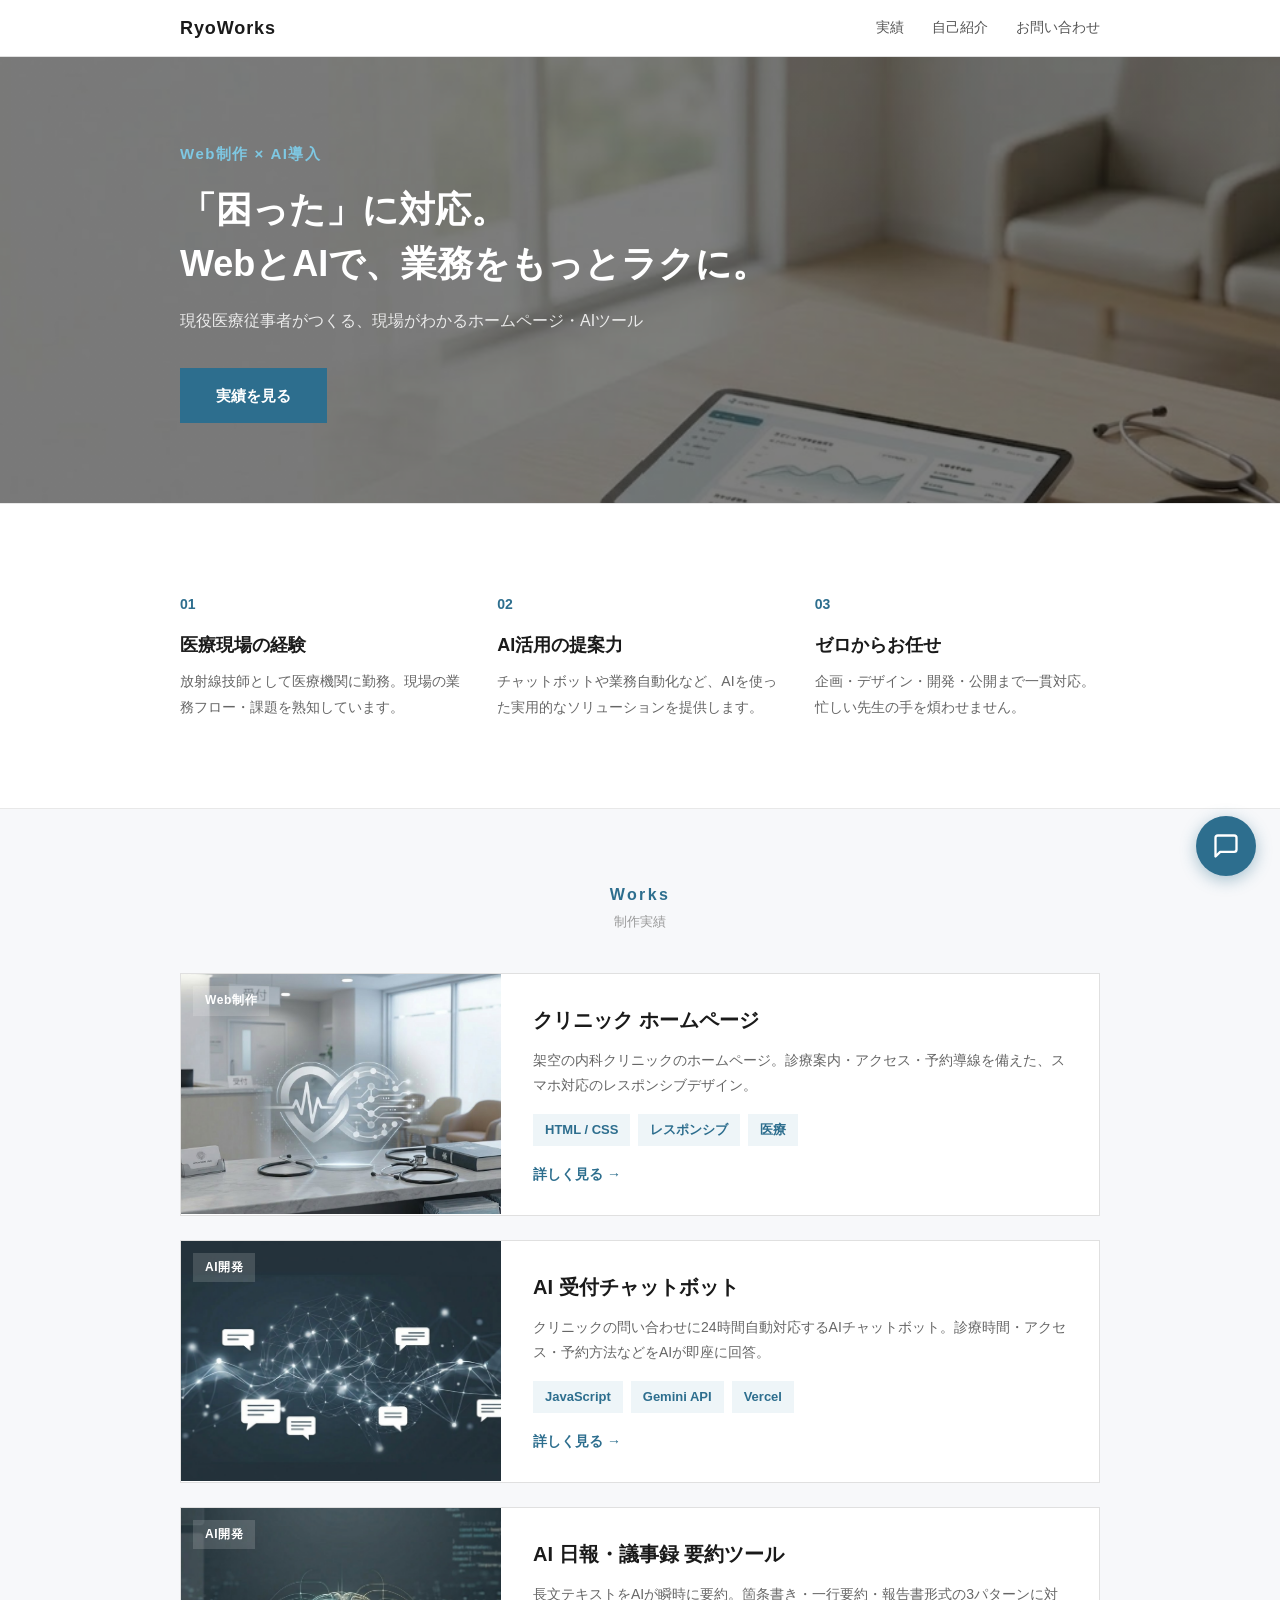
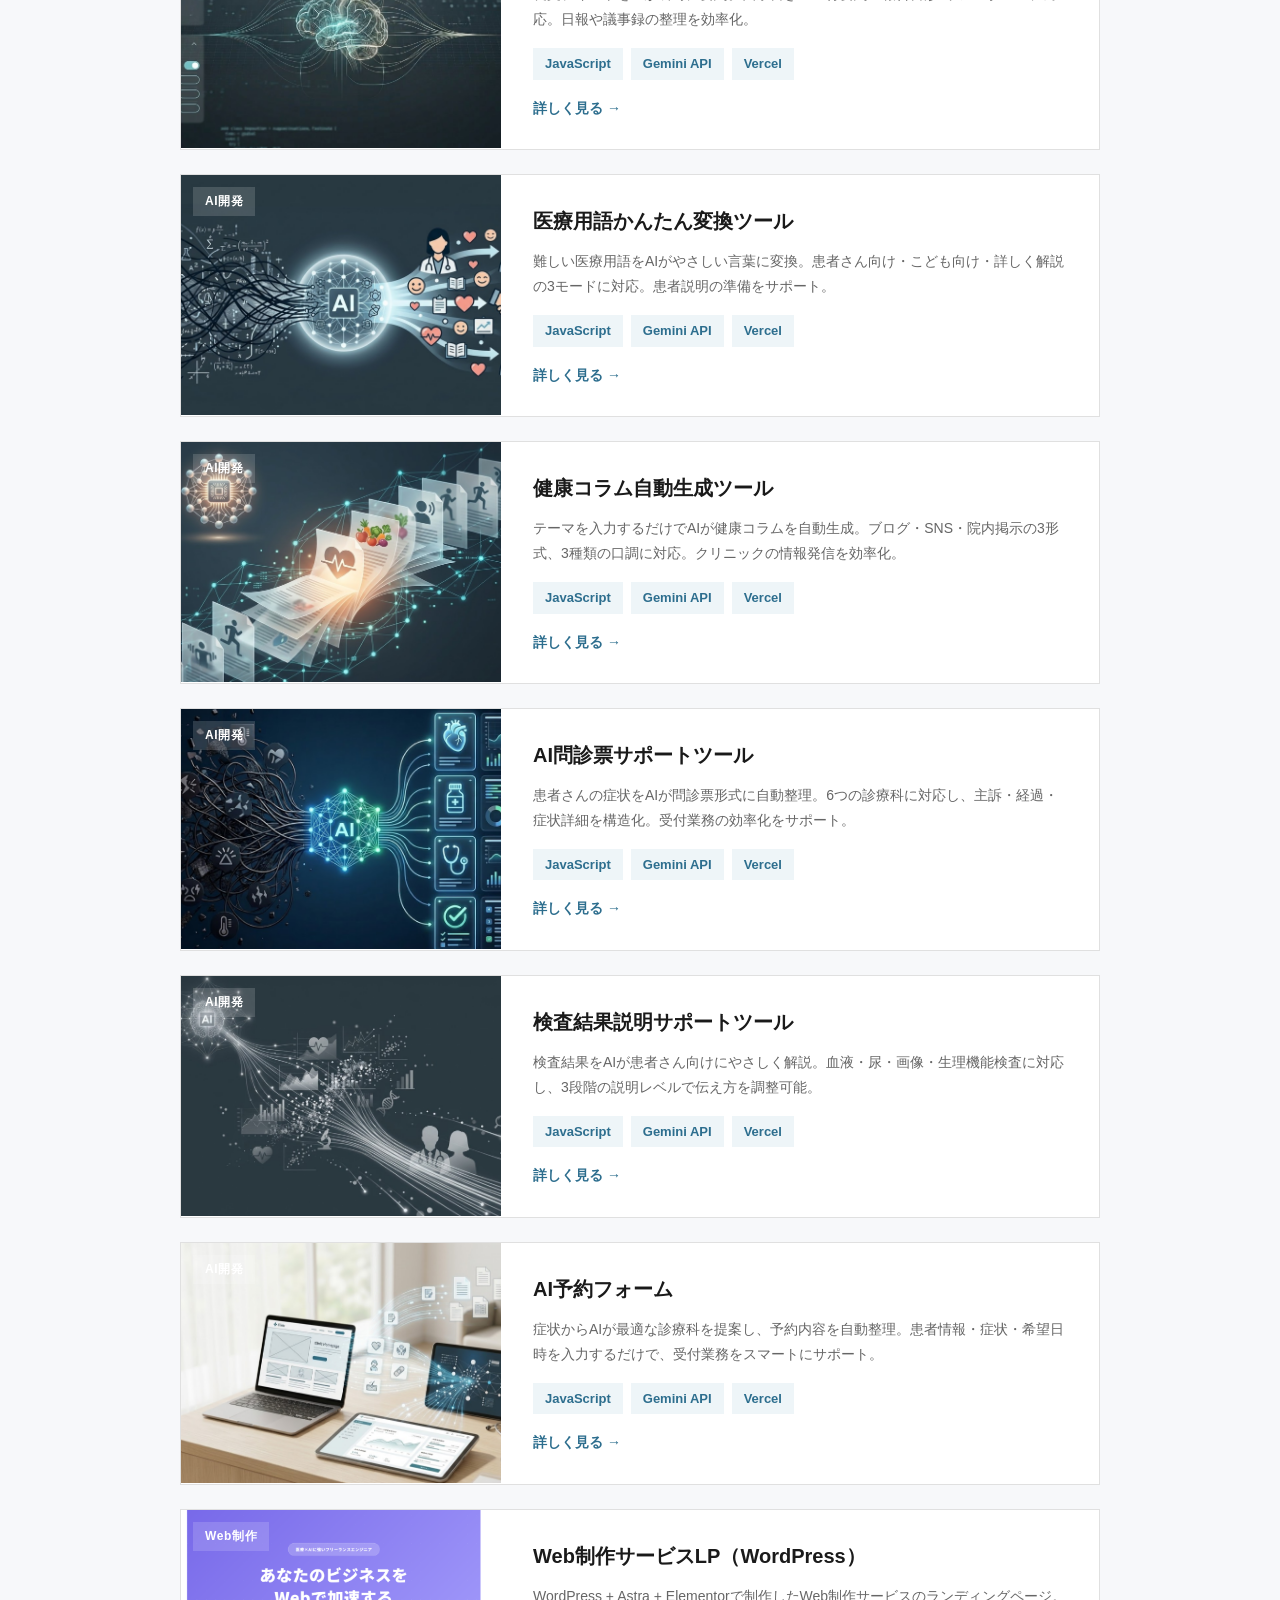
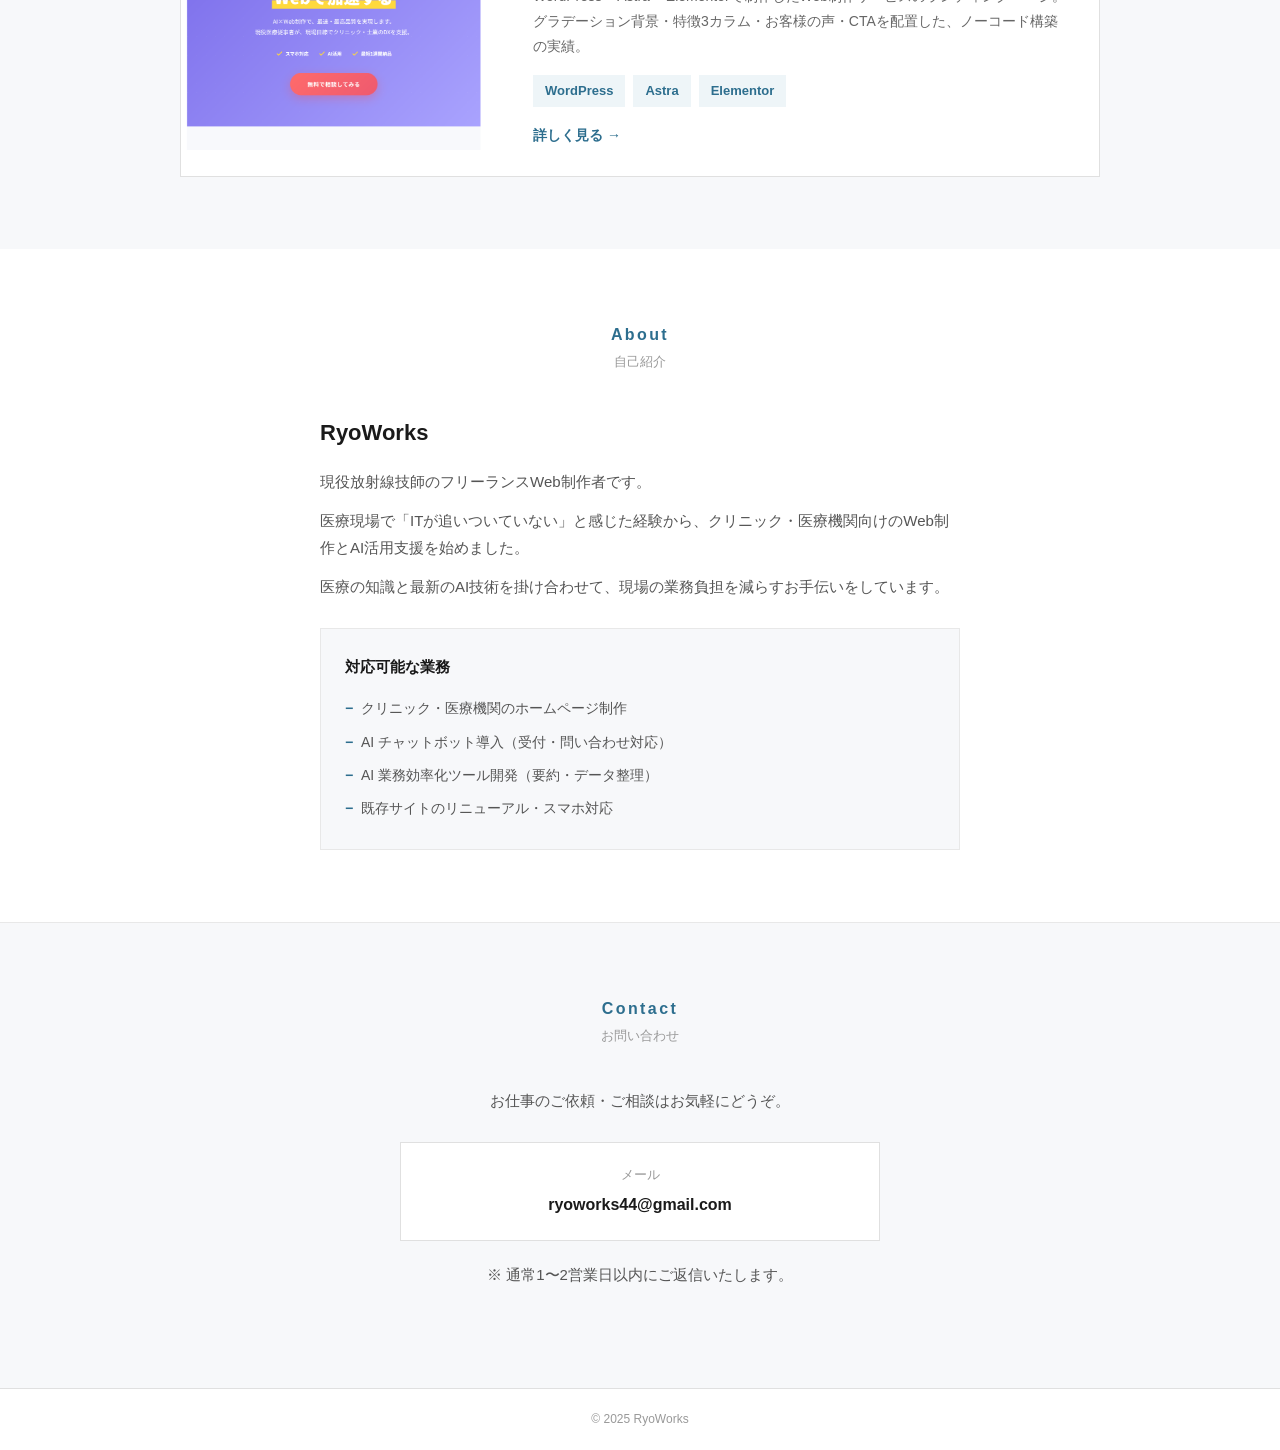
<file: index.html>
<!DOCTYPE html>
<html lang="ja">
<head>
    <meta charset="UTF-8">
    <meta name="viewport" content="width=device-width, initial-scale=1.0">
    <title>RyoWorks - 医療 × AI Web制作</title>
    <meta name="description" content="医療×AIの専門家によるWeb制作・AIツール開発。現役放射線技師が現場目線でクリニックのDXを支援します。">
    <meta property="og:title" content="RyoWorks - 医療 × AI Web制作">
    <meta property="og:description" content="「困った」に対応。WebとAIで、業務をもっとラクに。">
    <meta property="og:type" content="website">
    <meta property="og:url" content="https://ryoworks4.github.io/ryoworks-portfolio/">
    <link rel="stylesheet" href="style.css">
</head>
<body>

<!-- ヘッダー -->
<header class="header">
    <div class="container header-inner">
        <p class="header-name">RyoWorks</p>
        <nav class="header-nav">
            <a href="#works">実績</a>
            <a href="#about">自己紹介</a>
            <a href="#contact">お問い合わせ</a>
        </nav>
    </div>
</header>

<!-- ヒーロー -->
<section class="hero" style="background: linear-gradient(rgba(0,0,0,0.5), rgba(0,0,0,0.5)), url('images/portfolio.png') center/cover no-repeat; color: #fff;">
    <div class="container">
        <p class="hero-label" style="color: #7ec8e3;">Web制作 × AI導入</p>
        <h1 style="color: #fff;">「困った」に対応。<br>WebとAIで、業務をもっとラクに。</h1>
        <p class="hero-desc" style="color: rgba(255,255,255,0.85);">現役医療従事者がつくる、現場がわかるホームページ・AIツール</p>
        <a href="#works" class="hero-btn">実績を見る</a>
    </div>
</section>

<!-- 強み -->
<section class="strengths">
    <div class="container">
        <div class="strengths-grid">
            <div class="strength-item fade-in">
                <div class="strength-num">01</div>
                <h3>医療現場の経験</h3>
                <p>放射線技師として医療機関に勤務。現場の業務フロー・課題を熟知しています。</p>
            </div>
            <div class="strength-item fade-in">
                <div class="strength-num">02</div>
                <h3>AI活用の提案力</h3>
                <p>チャットボットや業務自動化など、AIを使った実用的なソリューションを提供します。</p>
            </div>
            <div class="strength-item fade-in">
                <div class="strength-num">03</div>
                <h3>ゼロからお任せ</h3>
                <p>企画・デザイン・開発・公開まで一貫対応。忙しい先生の手を煩わせません。</p>
            </div>
        </div>
    </div>
</section>

<!-- 実績 -->
<section class="works" id="works">
    <div class="container">
        <h2 class="section-title">Works</h2>
        <p class="section-subtitle">制作実績</p>

        <div class="works-grid">
            <!-- 作品1 -->
            <div class="work-card fade-in">
                <div class="work-image">
                    <div class="work-tag">Web制作</div>
                    <img src="images/yamada-clinic.png" alt="山田内科クリニック ホームページ" class="work-img">
                </div>
                <div class="work-body">
                    <h3>クリニック ホームページ</h3>
                    <p>架空の内科クリニックのホームページ。診療案内・アクセス・予約導線を備えた、スマホ対応のレスポンシブデザイン。</p>
                    <div class="work-tags">
                        <span>HTML / CSS</span>
                        <span>レスポンシブ</span>
                        <span>医療</span>
                    </div>
                    <a href="works/yamada-clinic.html" class="work-link">詳しく見る →</a>
                </div>
            </div>

            <!-- 作品2 -->
            <div class="work-card fade-in">
                <div class="work-image">
                    <div class="work-tag">AI開発</div>
                    <img src="images/ai-chatbot.png" alt="AI受付チャットボット" class="work-img">
                </div>
                <div class="work-body">
                    <h3>AI 受付チャットボット</h3>
                    <p>クリニックの問い合わせに24時間自動対応するAIチャットボット。診療時間・アクセス・予約方法などをAIが即座に回答。</p>
                    <div class="work-tags">
                        <span>JavaScript</span>
                        <span>Gemini API</span>
                        <span>Vercel</span>
                    </div>
                    <a href="works/ai-chatbot.html" class="work-link">詳しく見る →</a>
                </div>
            </div>

            <!-- 作品3 -->
            <div class="work-card fade-in">
                <div class="work-image">
                    <div class="work-tag">AI開発</div>
                    <img src="images/ai-summary.png" alt="AI日報要約ツール" class="work-img">
                </div>
                <div class="work-body">
                    <h3>AI 日報・議事録 要約ツール</h3>
                    <p>長文テキストをAIが瞬時に要約。箇条書き・一行要約・報告書形式の3パターンに対応。日報や議事録の整理を効率化。</p>
                    <div class="work-tags">
                        <span>JavaScript</span>
                        <span>Gemini API</span>
                        <span>Vercel</span>
                    </div>
                    <a href="works/ai-summary.html" class="work-link">詳しく見る →</a>
                </div>
            </div>

            <!-- 作品4 -->
            <div class="work-card fade-in">
                <div class="work-image">
                    <div class="work-tag">AI開発</div>
                    <img src="images/medical-term.png" alt="医療用語かんたん変換ツール" class="work-img">
                </div>
                <div class="work-body">
                    <h3>医療用語かんたん変換ツール</h3>
                    <p>難しい医療用語をAIがやさしい言葉に変換。患者さん向け・こども向け・詳しく解説の3モードに対応。患者説明の準備をサポート。</p>
                    <div class="work-tags">
                        <span>JavaScript</span>
                        <span>Gemini API</span>
                        <span>Vercel</span>
                    </div>
                    <a href="works/medical-term.html" class="work-link">詳しく見る →</a>
                </div>
            </div>

            <!-- 作品5 -->
            <div class="work-card fade-in">
                <div class="work-image">
                    <div class="work-tag">AI開発</div>
                    <img src="images/health-column.png" alt="健康コラム自動生成ツール" class="work-img">
                </div>
                <div class="work-body">
                    <h3>健康コラム自動生成ツール</h3>
                    <p>テーマを入力するだけでAIが健康コラムを自動生成。ブログ・SNS・院内掲示の3形式、3種類の口調に対応。クリニックの情報発信を効率化。</p>
                    <div class="work-tags">
                        <span>JavaScript</span>
                        <span>Gemini API</span>
                        <span>Vercel</span>
                    </div>
                    <a href="works/health-column.html" class="work-link">詳しく見る →</a>
                </div>
            </div>

            <!-- 作品6 -->
            <div class="work-card fade-in">
                <div class="work-image">
                    <div class="work-tag">AI開発</div>
                    <img src="images/ai-monshin.png" alt="AI問診票サポートツール" class="work-img">
                </div>
                <div class="work-body">
                    <h3>AI問診票サポートツール</h3>
                    <p>患者さんの症状をAIが問診票形式に自動整理。6つの診療科に対応し、主訴・経過・症状詳細を構造化。受付業務の効率化をサポート。</p>
                    <div class="work-tags">
                        <span>JavaScript</span>
                        <span>Gemini API</span>
                        <span>Vercel</span>
                    </div>
                    <a href="works/ai-monshin.html" class="work-link">詳しく見る →</a>
                </div>
            </div>

            <!-- 作品7 -->
            <div class="work-card fade-in">
                <div class="work-image">
                    <div class="work-tag">AI開発</div>
                    <img src="images/lab-result.png" alt="検査結果説明サポートツール" class="work-img">
                </div>
                <div class="work-body">
                    <h3>検査結果説明サポートツール</h3>
                    <p>検査結果をAIが患者さん向けにやさしく解説。血液・尿・画像・生理機能検査に対応し、3段階の説明レベルで伝え方を調整可能。</p>
                    <div class="work-tags">
                        <span>JavaScript</span>
                        <span>Gemini API</span>
                        <span>Vercel</span>
                    </div>
                    <a href="works/lab-result.html" class="work-link">詳しく見る →</a>
                </div>
            </div>

            <!-- 作品8 -->
            <div class="work-card fade-in">
                <div class="work-image">
                    <div class="work-tag">AI開発</div>
                    <img src="images/clinic-reservation.png" alt="AI予約フォーム" class="work-img">
                </div>
                <div class="work-body">
                    <h3>AI予約フォーム</h3>
                    <p>症状からAIが最適な診療科を提案し、予約内容を自動整理。患者情報・症状・希望日時を入力するだけで、受付業務をスマートにサポート。</p>
                    <div class="work-tags">
                        <span>JavaScript</span>
                        <span>Gemini API</span>
                        <span>Vercel</span>
                    </div>
                    <a href="works/clinic-reservation.html" class="work-link">詳しく見る →</a>
                </div>
            </div>

            <!-- 作品9 -->
            <div class="work-card fade-in">
                <div class="work-image">
                    <div class="work-tag">Web制作</div>
                    <img src="images/wordpress-lp.png" alt="Web制作サービスLP（WordPress）" class="work-img">
                </div>
                <div class="work-body">
                    <h3>Web制作サービスLP（WordPress）</h3>
                    <p>WordPress + Astra + Elementorで制作したWeb制作サービスのランディングページ。グラデーション背景・特徴3カラム・お客様の声・CTAを配置した、ノーコード構築の実績。</p>
                    <div class="work-tags">
                        <span>WordPress</span>
                        <span>Astra</span>
                        <span>Elementor</span>
                    </div>
                    <a href="works/wordpress-lp.html" class="work-link">詳しく見る →</a>
                </div>
            </div>
        </div>
    </div>
</section>

<!-- 自己紹介 -->
<section class="about" id="about">
    <div class="container">
        <h2 class="section-title">About</h2>
        <p class="section-subtitle">自己紹介</p>

        <div class="about-content fade-in">
            <div class="about-text">
                <h3>RyoWorks</h3>
                <p>現役放射線技師のフリーランスWeb制作者です。</p>
                <p>医療現場で「ITが追いついていない」と感じた経験から、クリニック・医療機関向けのWeb制作とAI活用支援を始めました。</p>
                <p>医療の知識と最新のAI技術を掛け合わせて、現場の業務負担を減らすお手伝いをしています。</p>

                <div class="about-skills">
                    <h4>対応可能な業務</h4>
                    <ul>
                        <li>クリニック・医療機関のホームページ制作</li>
                        <li>AI チャットボット導入（受付・問い合わせ対応）</li>
                        <li>AI 業務効率化ツール開発（要約・データ整理）</li>
                        <li>既存サイトのリニューアル・スマホ対応</li>
                    </ul>
                </div>
            </div>
        </div>
    </div>
</section>

<!-- お問い合わせ -->
<section class="contact" id="contact">
    <div class="container">
        <h2 class="section-title">Contact</h2>
        <p class="section-subtitle">お問い合わせ</p>

        <div class="contact-content fade-in">
            <p>お仕事のご依頼・ご相談はお気軽にどうぞ。</p>
            <div class="contact-methods">
                <div class="contact-item">
                    <div class="contact-label">メール</div>
                    <div class="contact-value" id="contact-email"></div>
                </div>
            </div>
            <p class="contact-note">※ 通常1〜2営業日以内にご返信いたします。</p>
        </div>
    </div>
</section>

<!-- フッター -->
<footer class="footer">
    <div class="container">
        <p>&copy; 2025 RyoWorks</p>
    </div>
</footer>

<!-- チャットボット -->
<div id="chatbot">
    <button id="chat-toggle" aria-label="チャットを開く">
        <svg id="chat-icon-open" width="28" height="28" viewBox="0 0 24 24" fill="none" stroke="#fff" stroke-width="2" stroke-linecap="round" stroke-linejoin="round">
            <path d="M21 15a2 2 0 0 1-2 2H7l-4 4V5a2 2 0 0 1 2-2h14a2 2 0 0 1 2 2z"/>
        </svg>
        <svg id="chat-icon-close" width="28" height="28" viewBox="0 0 24 24" fill="none" stroke="#fff" stroke-width="2" stroke-linecap="round" stroke-linejoin="round" style="display:none;">
            <line x1="18" y1="6" x2="6" y2="18"/><line x1="6" y1="6" x2="18" y2="18"/>
        </svg>
    </button>
    <div id="chat-window">
        <div class="chat-header">
            <div class="chat-header-info">
                <div class="chat-avatar">R</div>
                <div>
                    <div class="chat-header-name">RyoWorks AI</div>
                    <div class="chat-header-status">お気軽にご質問ください</div>
                </div>
            </div>
        </div>
        <div id="chat-messages">
            <div class="chat-msg bot">
                <div class="chat-bubble">こんにちは！RyoWorksのAIアシスタントです。<br>サービス内容や制作実績について、お気軽にご質問ください！</div>
            </div>
        </div>
        <div class="chat-input-area">
            <input type="text" id="chat-input" placeholder="メッセージを入力..." autocomplete="off">
            <button id="chat-send" aria-label="送信">
                <svg width="20" height="20" viewBox="0 0 24 24" fill="none" stroke="currentColor" stroke-width="2" stroke-linecap="round" stroke-linejoin="round">
                    <line x1="22" y1="2" x2="11" y2="13"/><polygon points="22 2 15 22 11 13 2 9 22 2"/>
                </svg>
            </button>
        </div>
    </div>
</div>

<script>
    document.getElementById('contact-email').textContent = ['ryoworks44','gmail.com'].join('@');

    // スクロールアニメーション
    const observer = new IntersectionObserver(function(entries) {
        entries.forEach(function(entry, index) {
            if (entry.isIntersecting) {
                // 少しずつ遅延させて順番に表示
                const delay = Array.from(document.querySelectorAll('.fade-in')).indexOf(entry.target) % 3 * 120;
                setTimeout(function() {
                    entry.target.classList.add('visible');
                }, delay);
                observer.unobserve(entry.target);
            }
        });
    }, { threshold: 0.15 });

    document.querySelectorAll('.fade-in').forEach(function(el) {
        observer.observe(el);
    });

    // --- チャットボット ---
    (function() {
        var CHAT_API = 'https://portfolio-chatbot-blush.vercel.app/api/chat';
        var toggle = document.getElementById('chat-toggle');
        var chatWindow = document.getElementById('chat-window');
        var iconOpen = document.getElementById('chat-icon-open');
        var iconClose = document.getElementById('chat-icon-close');
        var input = document.getElementById('chat-input');
        var sendBtn = document.getElementById('chat-send');
        var messages = document.getElementById('chat-messages');
        var isOpen = false;
        var history = [];
        var sending = false;

        toggle.addEventListener('click', function() {
            isOpen = !isOpen;
            chatWindow.classList.toggle('open', isOpen);
            iconOpen.style.display = isOpen ? 'none' : 'block';
            iconClose.style.display = isOpen ? 'block' : 'none';
            if (isOpen) input.focus();
        });

        function addMessage(text, sender) {
            var div = document.createElement('div');
            div.className = 'chat-msg ' + sender;
            var bubble = document.createElement('div');
            bubble.className = 'chat-bubble';
            bubble.textContent = text;
            div.appendChild(bubble);
            messages.appendChild(div);
            messages.scrollTop = messages.scrollHeight;
        }

        function showTyping() {
            var div = document.createElement('div');
            div.className = 'chat-msg bot';
            div.id = 'chat-typing';
            div.innerHTML = '<div class="chat-bubble typing"><span></span><span></span><span></span></div>';
            messages.appendChild(div);
            messages.scrollTop = messages.scrollHeight;
        }

        function removeTyping() {
            var el = document.getElementById('chat-typing');
            if (el) el.remove();
        }

        function sendMessage() {
            var text = input.value.trim();
            if (!text || sending) return;
            sending = true;
            addMessage(text, 'user');
            history.push({ role: 'user', text: text });
            input.value = '';
            showTyping();

            fetch(CHAT_API, {
                method: 'POST',
                headers: { 'Content-Type': 'application/json' },
                body: JSON.stringify({ message: text, history: history.slice(0, -1) })
            })
            .then(function(res) { return res.json(); })
            .then(function(data) {
                removeTyping();
                var reply = data.reply || data.error || 'すみません、うまく応答できませんでした。';
                addMessage(reply, 'bot');
                history.push({ role: 'model', text: reply });
                sending = false;
            })
            .catch(function() {
                removeTyping();
                addMessage('接続エラーが発生しました。しばらくしてからお試しください。', 'bot');
                sending = false;
            });
        }

        sendBtn.addEventListener('click', sendMessage);
        input.addEventListener('keydown', function(e) {
            if (e.key === 'Enter') sendMessage();
        });
    })();
</script>
</body>
</html>
</file>
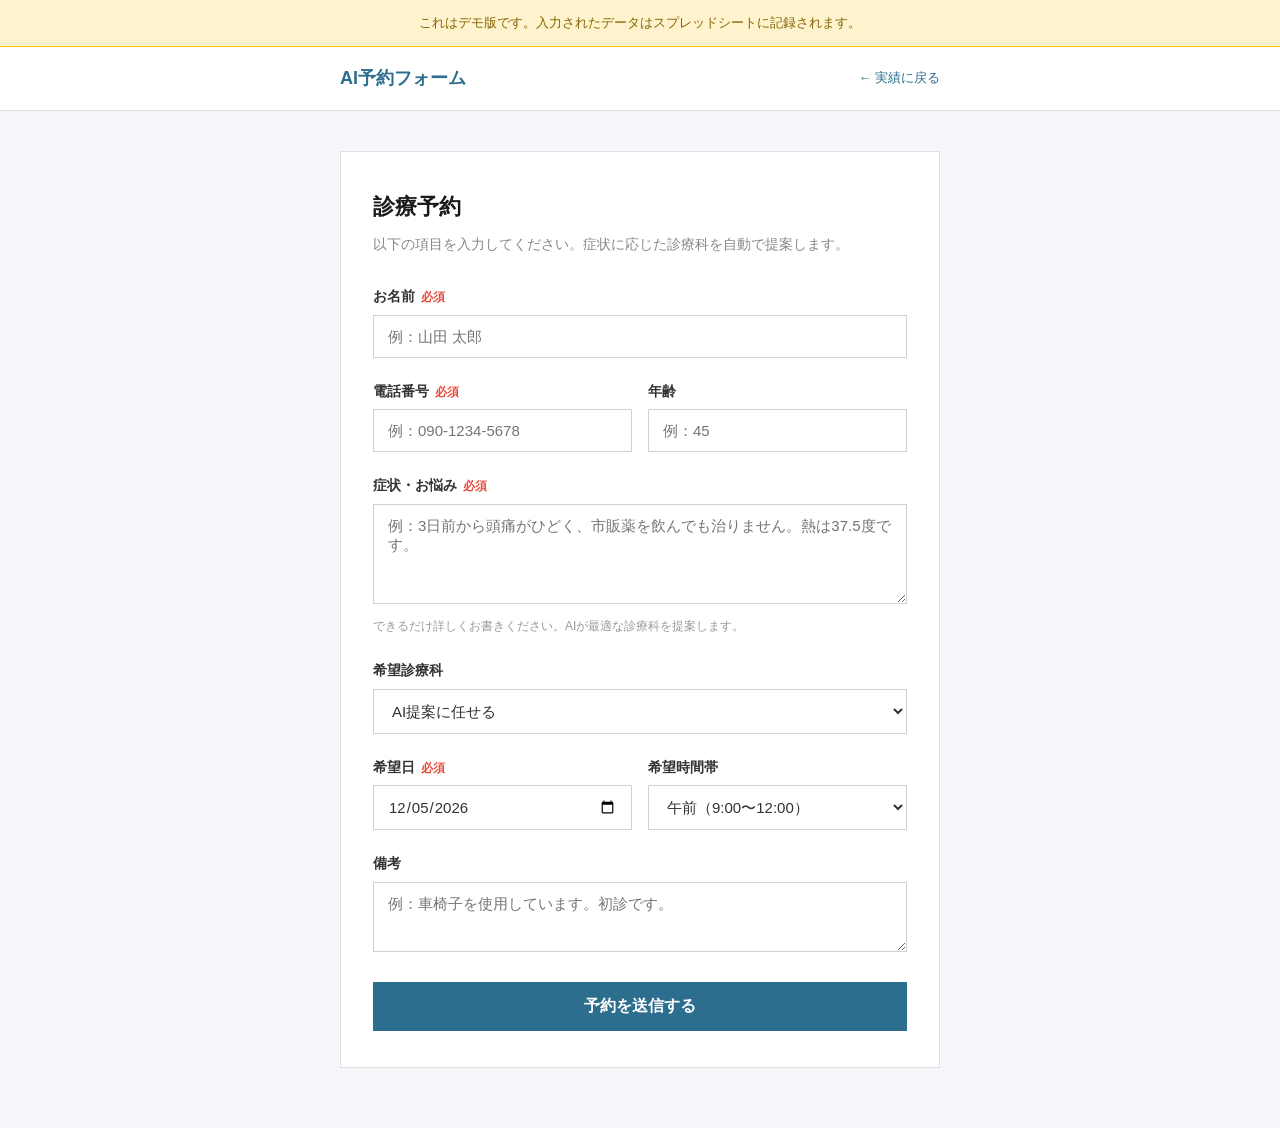
<file: demos/clinic-reservation/index.html>
<!DOCTYPE html>
<html lang="ja">
<head>
    <meta charset="UTF-8">
    <meta name="viewport" content="width=device-width, initial-scale=1.0">
    <title>AI予約フォーム - デモ</title>
    <style>
        *, *::before, *::after {
            margin: 0;
            padding: 0;
            box-sizing: border-box;
        }

        body {
            font-family: 'Hiragino Kaku Gothic ProN', 'Meiryo', sans-serif;
            background: #f5f7fa;
            color: #333;
            line-height: 1.7;
            min-height: 100vh;
        }

        .page-header {
            background: #fff;
            border-bottom: 1px solid #e0e0e0;
            padding: 16px 0;
        }

        .page-header .container {
            display: flex;
            justify-content: space-between;
            align-items: center;
        }

        .page-header-title {
            font-size: 18px;
            font-weight: 700;
            color: #2d6e8e;
        }

        .page-header-back {
            font-size: 13px;
            color: #2d6e8e;
            text-decoration: none;
        }

        .page-header-back:hover {
            color: #1b4d63;
        }

        .container {
            max-width: 640px;
            margin: 0 auto;
            padding: 0 20px;
        }

        .form-section {
            padding: 40px 0 60px;
        }

        .form-card {
            background: #fff;
            border: 1px solid #e0e0e0;
            padding: 36px 32px;
        }

        .form-card h1 {
            font-size: 22px;
            font-weight: 700;
            color: #1a1a1a;
            margin-bottom: 8px;
        }

        .form-card .form-desc {
            font-size: 14px;
            color: #888;
            margin-bottom: 28px;
        }

        .form-group {
            margin-bottom: 22px;
        }

        .form-group label {
            display: block;
            font-size: 14px;
            font-weight: 700;
            color: #333;
            margin-bottom: 6px;
        }

        .form-group label .required {
            font-size: 12px;
            color: #e74c3c;
            margin-left: 6px;
        }

        .form-group input,
        .form-group select,
        .form-group textarea {
            width: 100%;
            padding: 12px 14px;
            font-size: 15px;
            border: 1px solid #d0d0d0;
            background: #fff;
            color: #333;
            font-family: inherit;
            transition: border-color 0.2s;
        }

        .form-group input:focus,
        .form-group select:focus,
        .form-group textarea:focus {
            outline: none;
            border-color: #2d6e8e;
        }

        .form-group textarea {
            height: 100px;
            resize: vertical;
        }

        .form-group .hint {
            font-size: 12px;
            color: #999;
            margin-top: 4px;
        }

        .form-row {
            display: grid;
            grid-template-columns: 1fr 1fr;
            gap: 16px;
        }

        .ai-suggest {
            margin-top: -8px;
            margin-bottom: 22px;
            padding: 14px 16px;
            background: #eef5f8;
            border-left: 3px solid #2d6e8e;
            font-size: 14px;
            color: #2d6e8e;
            display: none;
        }

        .ai-suggest strong {
            display: block;
            font-size: 13px;
            margin-bottom: 4px;
        }

        .submit-btn {
            width: 100%;
            padding: 14px;
            background: #2d6e8e;
            color: #fff;
            border: none;
            font-size: 16px;
            font-weight: 700;
            font-family: inherit;
            cursor: pointer;
            transition: background 0.3s, transform 0.2s;
        }

        .submit-btn:hover {
            background: #1b4d63;
        }

        .submit-btn:active {
            transform: scale(0.98);
        }

        .submit-btn:disabled {
            background: #a0b8c4;
            cursor: not-allowed;
            transform: none;
        }

        .success-message {
            display: none;
            text-align: center;
            padding: 48px 24px;
        }

        .success-message .check-icon {
            width: 64px;
            height: 64px;
            background: #2d6e8e;
            color: #fff;
            font-size: 32px;
            line-height: 64px;
            text-align: center;
            border-radius: 50%;
            margin: 0 auto 20px;
        }

        .success-message h2 {
            font-size: 20px;
            color: #1a1a1a;
            margin-bottom: 12px;
        }

        .success-message p {
            font-size: 14px;
            color: #666;
            margin-bottom: 24px;
        }

        .success-message .back-btn {
            display: inline-block;
            padding: 10px 24px;
            background: #2d6e8e;
            color: #fff;
            text-decoration: none;
            font-size: 14px;
            font-weight: 700;
        }

        .demo-badge {
            text-align: center;
            padding: 12px;
            background: #fff3cd;
            color: #856404;
            font-size: 13px;
            border-bottom: 1px solid #ffc107;
        }

        @media (max-width: 600px) {
            .form-card {
                padding: 24px 20px;
            }

            .form-card h1 {
                font-size: 19px;
            }

            .form-row {
                grid-template-columns: 1fr;
                gap: 0;
            }

            .page-header-title {
                font-size: 16px;
            }
        }
    </style>
</head>
<body>

<div class="demo-badge">
    これはデモ版です。入力されたデータはスプレッドシートに記録されます。
</div>

<header class="page-header">
    <div class="container">
        <span class="page-header-title">AI予約フォーム</span>
        <a href="../../works/clinic-reservation.html" class="page-header-back">← 実績に戻る</a>
    </div>
</header>

<section class="form-section">
    <div class="container">
        <div class="form-card" id="formCard">
            <h1>診療予約</h1>
            <p class="form-desc">以下の項目を入力してください。症状に応じた診療科を自動で提案します。</p>

            <form id="reservationForm">
                <div class="form-group">
                    <label>お名前<span class="required">必須</span></label>
                    <input type="text" name="name" placeholder="例：山田 太郎" required>
                </div>

                <div class="form-row">
                    <div class="form-group">
                        <label>電話番号<span class="required">必須</span></label>
                        <input type="tel" name="phone" placeholder="例：090-1234-5678" required>
                    </div>
                    <div class="form-group">
                        <label>年齢</label>
                        <input type="number" name="age" placeholder="例：45" min="0" max="120">
                    </div>
                </div>

                <div class="form-group">
                    <label>症状・お悩み<span class="required">必須</span></label>
                    <textarea name="symptoms" placeholder="例：3日前から頭痛がひどく、市販薬を飲んでも治りません。熱は37.5度です。" required></textarea>
                    <p class="hint">できるだけ詳しくお書きください。AIが最適な診療科を提案します。</p>
                </div>

                <div class="ai-suggest" id="aiSuggest">
                    <strong>AI提案</strong>
                    <span id="aiSuggestText"></span>
                </div>

                <div class="form-group">
                    <label>希望診療科</label>
                    <select name="department">
                        <option value="">AI提案に任せる</option>
                        <option value="内科">内科</option>
                        <option value="外科">外科</option>
                        <option value="小児科">小児科</option>
                        <option value="皮膚科">皮膚科</option>
                        <option value="耳鼻咽喉科">耳鼻咽喉科</option>
                        <option value="整形外科">整形外科</option>
                        <option value="眼科">眼科</option>
                        <option value="その他">その他</option>
                    </select>
                </div>

                <div class="form-row">
                    <div class="form-group">
                        <label>希望日<span class="required">必須</span></label>
                        <input type="date" name="date" required>
                    </div>
                    <div class="form-group">
                        <label>希望時間帯</label>
                        <select name="time">
                            <option value="午前（9:00〜12:00）">午前（9:00〜12:00）</option>
                            <option value="午後（14:00〜17:00）">午後（14:00〜17:00）</option>
                            <option value="夕方（17:00〜19:00）">夕方（17:00〜19:00）</option>
                        </select>
                    </div>
                </div>

                <div class="form-group">
                    <label>備考</label>
                    <textarea name="note" placeholder="例：車椅子を使用しています。初診です。" style="height: 70px;"></textarea>
                </div>

                <button type="submit" class="submit-btn" id="submitBtn">予約を送信する</button>
            </form>
        </div>

        <div class="success-message" id="successMessage">
            <div class="check-icon">&#10003;</div>
            <h2>予約を受け付けました</h2>
            <p>確認のため、クリニックからご連絡いたします。<br>しばらくお待ちください。</p>
            <a href="javascript:location.reload()" class="back-btn">もう一度予約する</a>
        </div>
    </div>
</section>

<script>
    // 日付の最小値を今日に設定
    var dateInput = document.querySelector('input[name="date"]');
    var today = new Date().toISOString().split('T')[0];
    dateInput.setAttribute('min', today);
    dateInput.value = today;

    // 症状入力後にAI提案を表示（簡易ルールベース）
    var symptomsInput = document.querySelector('textarea[name="symptoms"]');
    var aiSuggest = document.getElementById('aiSuggest');
    var aiSuggestText = document.getElementById('aiSuggestText');
    var suggestTimer;

    symptomsInput.addEventListener('input', function() {
        clearTimeout(suggestTimer);
        var text = this.value;
        if (text.length < 5) {
            aiSuggest.style.display = 'none';
            return;
        }
        suggestTimer = setTimeout(function() {
            var suggestion = suggestDepartment(text);
            if (suggestion) {
                aiSuggestText.textContent = suggestion;
                aiSuggest.style.display = 'block';
            }
        }, 500);
    });

    function suggestDepartment(text) {
        var rules = [
            { keywords: ['頭痛', '熱', '咳', '喉', '風邪', 'だるい', '倦怠', '吐き気', '腹痛', 'お腹', '下痢', '便秘', '食欲'], dept: '内科', reason: '内科の受診をおすすめします。' },
            { keywords: ['湿疹', 'かゆい', '肌荒れ', 'じんましん', 'ニキビ', '皮膚', '発疹', 'かぶれ'], dept: '皮膚科', reason: '皮膚科の受診をおすすめします。' },
            { keywords: ['骨', '関節', '腰痛', '肩', '膝', '捻挫', '骨折', '筋肉', '背中'], dept: '整形外科', reason: '整形外科の受診をおすすめします。' },
            { keywords: ['耳', '鼻', '喉が痛い', '鼻水', '鼻づまり', 'めまい', '難聴', '花粉'], dept: '耳鼻咽喉科', reason: '耳鼻咽喉科の受診をおすすめします。' },
            { keywords: ['子ども', '子供', '小児', '赤ちゃん', '乳児'], dept: '小児科', reason: '小児科の受診をおすすめします。' },
            { keywords: ['目', '視力', '充血', 'まぶた', '目やに', 'ものもらい'], dept: '眼科', reason: '眼科の受診をおすすめします。' },
            { keywords: ['怪我', 'けが', '切り傷', '出血', '縫う'], dept: '外科', reason: '外科の受診をおすすめします。' }
        ];
        for (var i = 0; i < rules.length; i++) {
            for (var j = 0; j < rules[i].keywords.length; j++) {
                if (text.indexOf(rules[i].keywords[j]) !== -1) {
                    return '症状から「' + rules[i].dept + '」の受診をおすすめします。';
                }
            }
        }
        return '症状を確認し、最適な診療科をご案内いたします。';
    }

    // フォーム送信
    var GAS_URL = 'https://script.google.com/macros/s/AKfycbwgsn8DKLm6v942krUfS0iQ6p1wCf76VVC59XA7XI_vulpxatJ68WVz194c1Xmyxz4cdw/exec';

    document.getElementById('reservationForm').addEventListener('submit', function(e) {
        e.preventDefault();
        var btn = document.getElementById('submitBtn');
        btn.disabled = true;
        btn.textContent = '送信中...';

        var formData = new FormData(this);
        var data = {};
        formData.forEach(function(value, key) {
            data[key] = value;
        });

        // AI提案があれば追加
        if (aiSuggest.style.display === 'block') {
            data.ai_suggestion = aiSuggestText.textContent;
        }

        data.submitted_at = new Date().toLocaleString('ja-JP');

        if (!GAS_URL) {
            // GAS未設定時はデモモード
            setTimeout(function() {
                document.getElementById('formCard').style.display = 'none';
                document.getElementById('successMessage').style.display = 'block';
            }, 1000);
            return;
        }

        fetch(GAS_URL, {
            method: 'POST',
            mode: 'no-cors',
            body: new URLSearchParams(data)
        })
        .then(function() {
            document.getElementById('formCard').style.display = 'none';
            document.getElementById('successMessage').style.display = 'block';
        })
        .catch(function() {
            alert('送信に失敗しました。時間をおいてお試しください。');
            btn.disabled = false;
            btn.textContent = '予約を送信する';
        });
    });
</script>

</body>
</html>
</file>
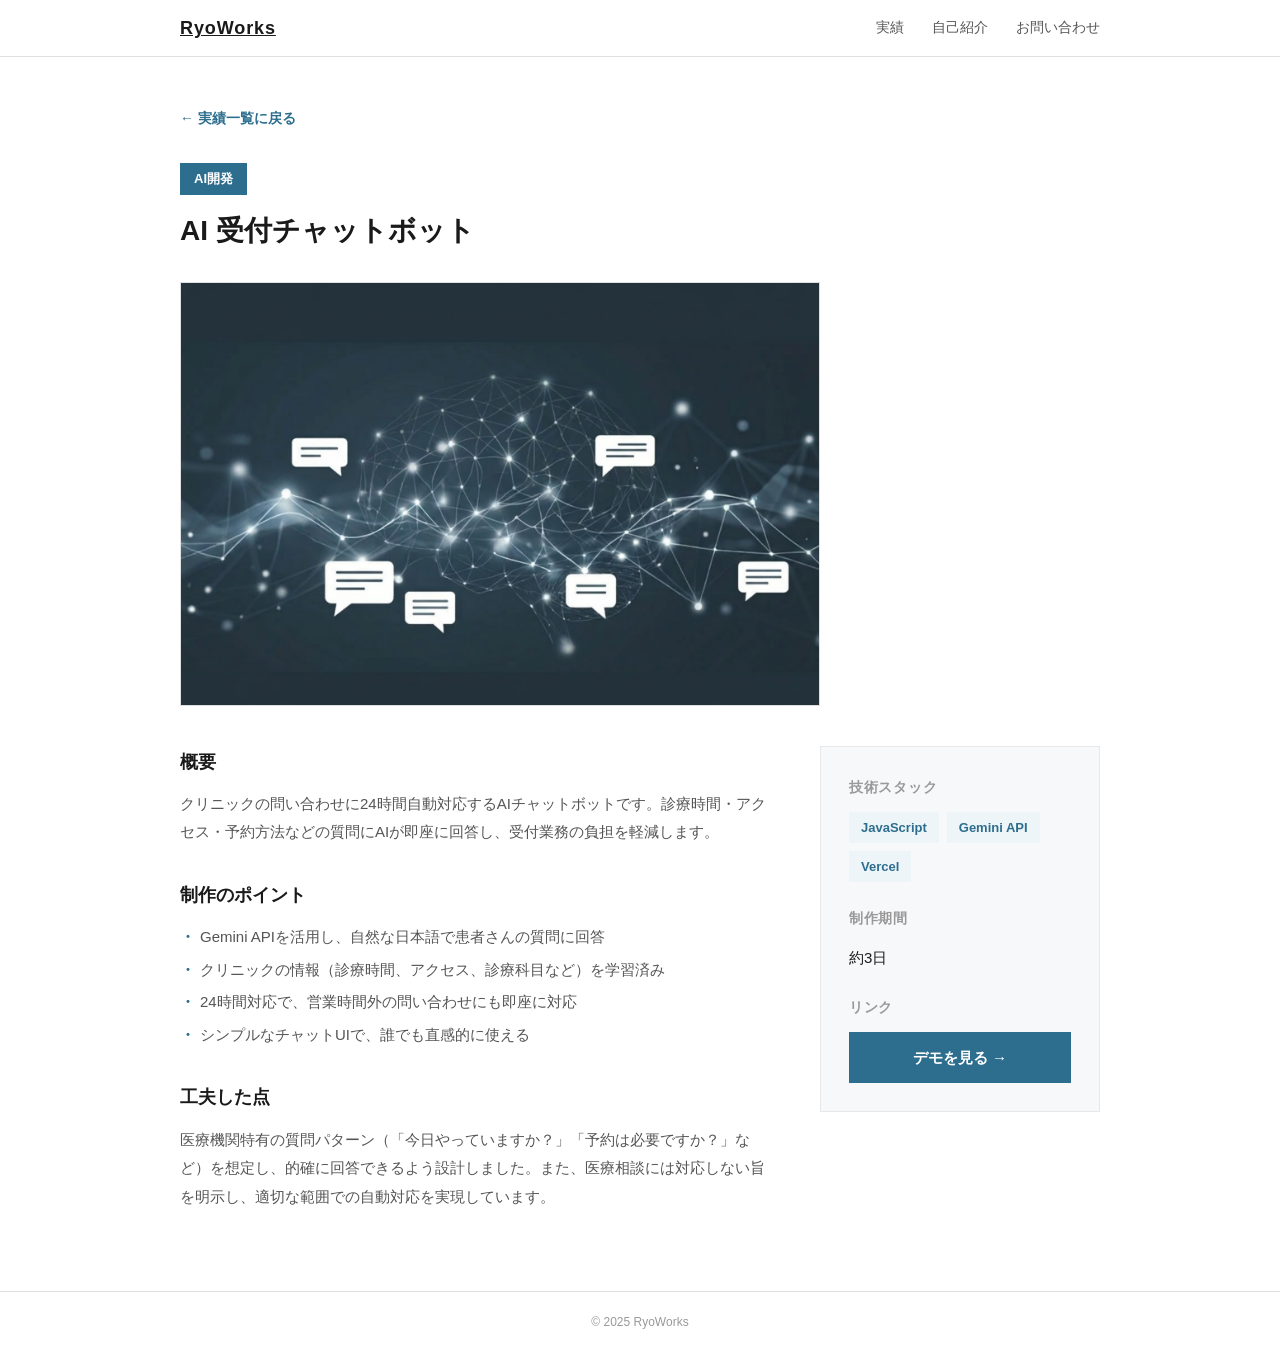
<file: works/ai-chatbot.html>
<!DOCTYPE html>
<html lang="ja">
<head>
    <meta charset="UTF-8">
    <meta name="viewport" content="width=device-width, initial-scale=1.0">
    <title>AI 受付チャットボット - RyoWorks</title>
    <meta name="description" content="クリニックの問い合わせに24時間自動対応するAIチャットボット。Gemini APIを活用した受付業務の効率化ツール。">
    <meta property="og:title" content="AI 受付チャットボット - RyoWorks">
    <meta property="og:description" content="クリニックの問い合わせに24時間自動対応するAIチャットボット。Gemini APIを活用した受付業務の効率化ツール。">
    <meta property="og:image" content="https://ryoworks4.github.io/ryoworks-portfolio/images/ai-chatbot.png">
    <meta property="og:type" content="website">
    <link rel="icon" href="../favicon.ico">
    <link rel="stylesheet" href="../style.css">
</head>
<body>

<header class="header">
    <div class="container header-inner">
        <a href="../index.html" class="header-name">RyoWorks</a>
        <nav class="header-nav">
            <a href="../index.html#works">実績</a>
            <a href="../index.html#about">自己紹介</a>
            <a href="../index.html#contact">お問い合わせ</a>
        </nav>
    </div>
</header>

<section class="work-detail">
    <div class="container">
        <a href="../index.html#works" class="back-link">← 実績一覧に戻る</a>

        <div class="work-detail-header">
            <span class="work-detail-tag">AI開発</span>
            <h1>AI 受付チャットボット</h1>
        </div>

        <div class="work-detail-image">
            <img src="../images/ai-chatbot.png" alt="AI受付チャットボット">
        </div>

        <div class="work-detail-body">
            <div class="work-detail-main">
                <h2>概要</h2>
                <p>クリニックの問い合わせに24時間自動対応するAIチャットボットです。診療時間・アクセス・予約方法などの質問にAIが即座に回答し、受付業務の負担を軽減します。</p>

                <h2>制作のポイント</h2>
                <ul>
                    <li>Gemini APIを活用し、自然な日本語で患者さんの質問に回答</li>
                    <li>クリニックの情報（診療時間、アクセス、診療科目など）を学習済み</li>
                    <li>24時間対応で、営業時間外の問い合わせにも即座に対応</li>
                    <li>シンプルなチャットUIで、誰でも直感的に使える</li>
                </ul>

                <h2>工夫した点</h2>
                <p>医療機関特有の質問パターン（「今日やっていますか？」「予約は必要ですか？」など）を想定し、的確に回答できるよう設計しました。また、医療相談には対応しない旨を明示し、適切な範囲での自動対応を実現しています。</p>
            </div>

            <div class="work-detail-sidebar">
                <h3>技術スタック</h3>
                <div class="work-detail-tags">
                    <span>JavaScript</span>
                    <span>Gemini API</span>
                    <span>Vercel</span>
                </div>

                <h3>制作期間</h3>
                <p>約3日</p>

                <h3>リンク</h3>
                <a href="https://ai-chatbot-kappa-topaz.vercel.app/" target="_blank" rel="noopener noreferrer" class="work-detail-link">デモを見る →</a>
            </div>
        </div>
    </div>
</section>

<footer class="footer">
    <div class="container">
        <p>&copy; 2025 RyoWorks</p>
    </div>
</footer>

</body>
</html>
</file>
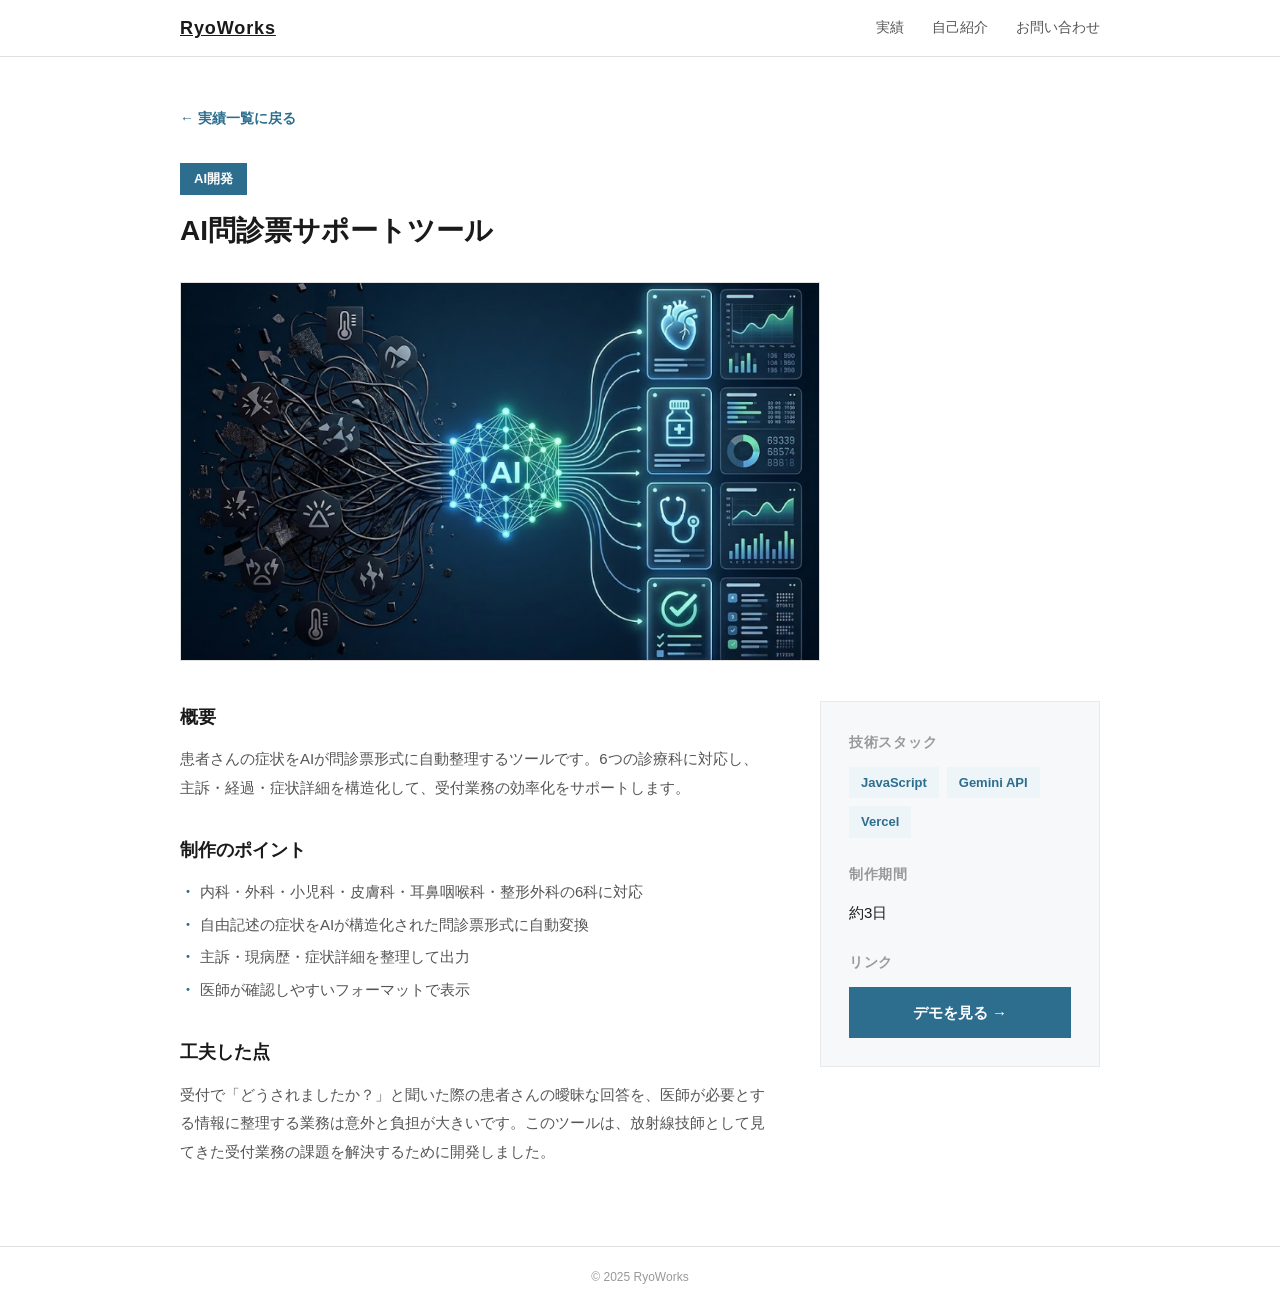
<file: works/ai-monshin.html>
<!DOCTYPE html>
<html lang="ja">
<head>
    <meta charset="UTF-8">
    <meta name="viewport" content="width=device-width, initial-scale=1.0">
    <title>AI問診票サポートツール - RyoWorks</title>
    <meta name="description" content="患者さんの症状をAIが問診票形式に自動整理。6つの診療科に対応し、受付業務を効率化。">
    <link rel="stylesheet" href="../style.css">
</head>
<body>

<header class="header">
    <div class="container header-inner">
        <a href="../index.html" class="header-name">RyoWorks</a>
        <nav class="header-nav">
            <a href="../index.html#works">実績</a>
            <a href="../index.html#about">自己紹介</a>
            <a href="../index.html#contact">お問い合わせ</a>
        </nav>
    </div>
</header>

<section class="work-detail">
    <div class="container">
        <a href="../index.html#works" class="back-link">← 実績一覧に戻る</a>

        <div class="work-detail-header">
            <span class="work-detail-tag">AI開発</span>
            <h1>AI問診票サポートツール</h1>
        </div>

        <div class="work-detail-image">
            <img src="../images/ai-monshin.png" alt="AI問診票サポートツール">
        </div>

        <div class="work-detail-body">
            <div class="work-detail-main">
                <h2>概要</h2>
                <p>患者さんの症状をAIが問診票形式に自動整理するツールです。6つの診療科に対応し、主訴・経過・症状詳細を構造化して、受付業務の効率化をサポートします。</p>

                <h2>制作のポイント</h2>
                <ul>
                    <li>内科・外科・小児科・皮膚科・耳鼻咽喉科・整形外科の6科に対応</li>
                    <li>自由記述の症状をAIが構造化された問診票形式に自動変換</li>
                    <li>主訴・現病歴・症状詳細を整理して出力</li>
                    <li>医師が確認しやすいフォーマットで表示</li>
                </ul>

                <h2>工夫した点</h2>
                <p>受付で「どうされましたか？」と聞いた際の患者さんの曖昧な回答を、医師が必要とする情報に整理する業務は意外と負担が大きいです。このツールは、放射線技師として見てきた受付業務の課題を解決するために開発しました。</p>
            </div>

            <div class="work-detail-sidebar">
                <h3>技術スタック</h3>
                <div class="work-detail-tags">
                    <span>JavaScript</span>
                    <span>Gemini API</span>
                    <span>Vercel</span>
                </div>

                <h3>制作期間</h3>
                <p>約3日</p>

                <h3>リンク</h3>
                <a href="https://ai-monshin.vercel.app/" target="_blank" rel="noopener noreferrer" class="work-detail-link">デモを見る →</a>
            </div>
        </div>
    </div>
</section>

<footer class="footer">
    <div class="container">
        <p>&copy; 2025 RyoWorks</p>
    </div>
</footer>

</body>
</html>
</file>
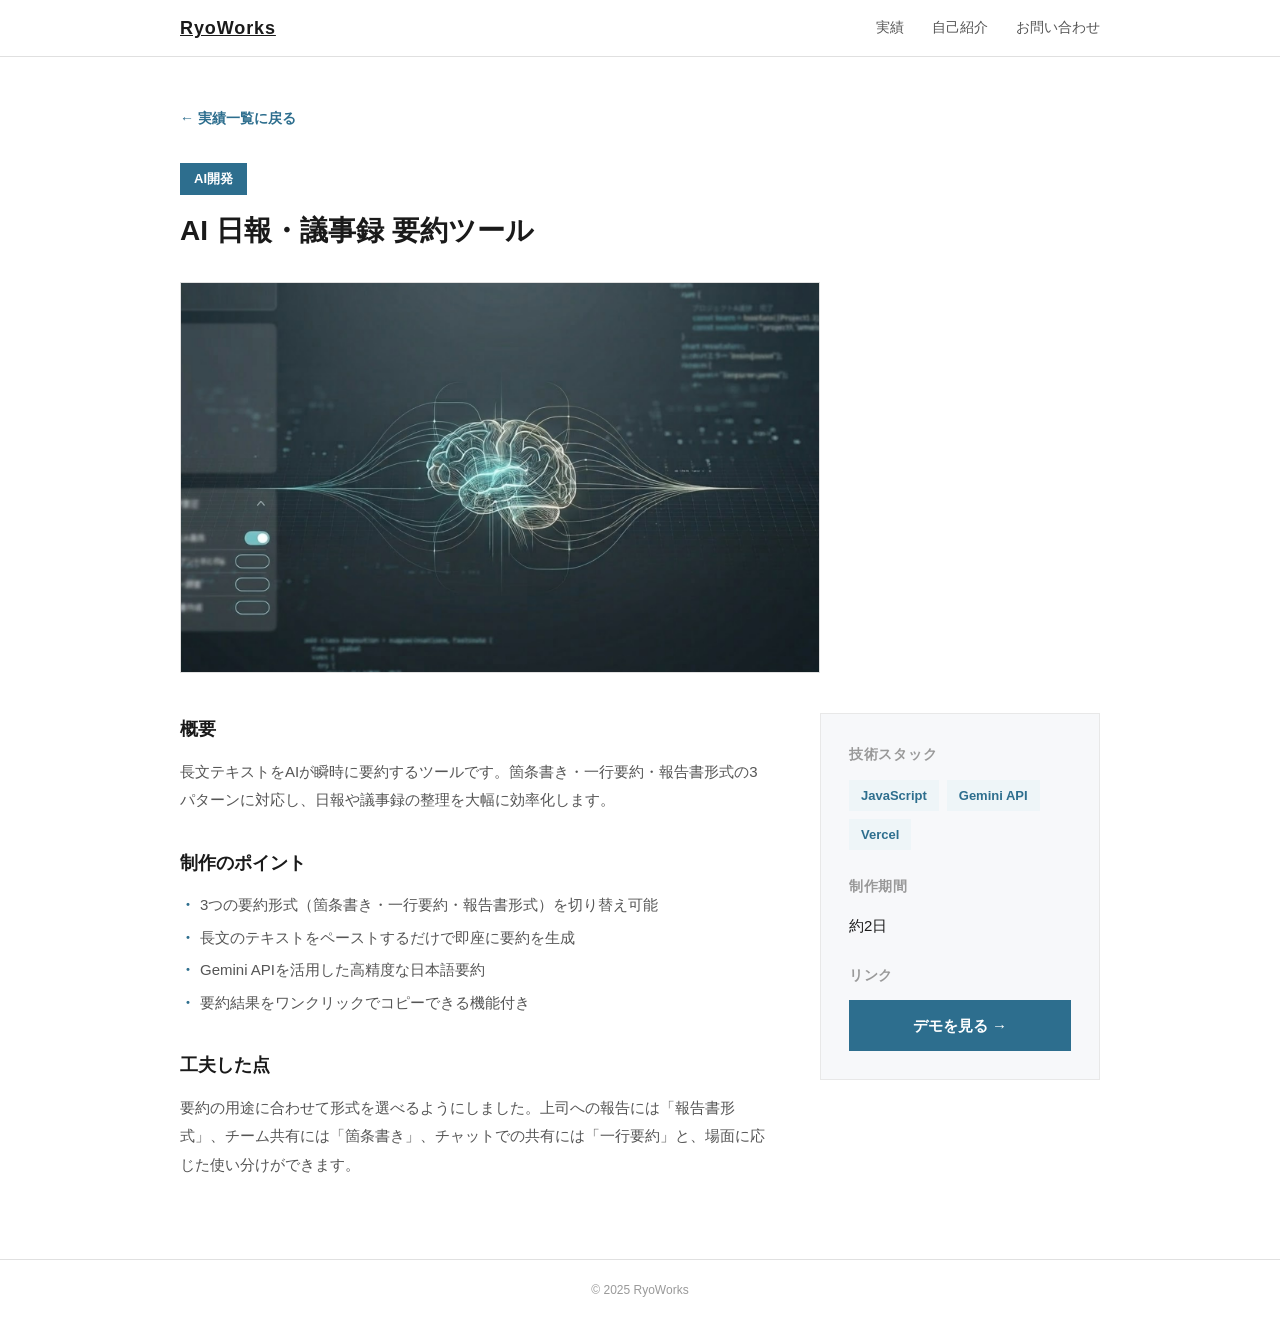
<file: works/ai-summary.html>
<!DOCTYPE html>
<html lang="ja">
<head>
    <meta charset="UTF-8">
    <meta name="viewport" content="width=device-width, initial-scale=1.0">
    <title>AI 日報・議事録 要約ツール - RyoWorks</title>
    <meta name="description" content="長文テキストをAIが瞬時に要約。箇条書き・一行要約・報告書形式の3パターンに対応した業務効率化ツール。">
    <link rel="stylesheet" href="../style.css">
</head>
<body>

<header class="header">
    <div class="container header-inner">
        <a href="../index.html" class="header-name">RyoWorks</a>
        <nav class="header-nav">
            <a href="../index.html#works">実績</a>
            <a href="../index.html#about">自己紹介</a>
            <a href="../index.html#contact">お問い合わせ</a>
        </nav>
    </div>
</header>

<section class="work-detail">
    <div class="container">
        <a href="../index.html#works" class="back-link">← 実績一覧に戻る</a>

        <div class="work-detail-header">
            <span class="work-detail-tag">AI開発</span>
            <h1>AI 日報・議事録 要約ツール</h1>
        </div>

        <div class="work-detail-image">
            <img src="../images/ai-summary.png" alt="AI日報要約ツール">
        </div>

        <div class="work-detail-body">
            <div class="work-detail-main">
                <h2>概要</h2>
                <p>長文テキストをAIが瞬時に要約するツールです。箇条書き・一行要約・報告書形式の3パターンに対応し、日報や議事録の整理を大幅に効率化します。</p>

                <h2>制作のポイント</h2>
                <ul>
                    <li>3つの要約形式（箇条書き・一行要約・報告書形式）を切り替え可能</li>
                    <li>長文のテキストをペーストするだけで即座に要約を生成</li>
                    <li>Gemini APIを活用した高精度な日本語要約</li>
                    <li>要約結果をワンクリックでコピーできる機能付き</li>
                </ul>

                <h2>工夫した点</h2>
                <p>要約の用途に合わせて形式を選べるようにしました。上司への報告には「報告書形式」、チーム共有には「箇条書き」、チャットでの共有には「一行要約」と、場面に応じた使い分けができます。</p>
            </div>

            <div class="work-detail-sidebar">
                <h3>技術スタック</h3>
                <div class="work-detail-tags">
                    <span>JavaScript</span>
                    <span>Gemini API</span>
                    <span>Vercel</span>
                </div>

                <h3>制作期間</h3>
                <p>約2日</p>

                <h3>リンク</h3>
                <a href="https://ai-summary-rho-six.vercel.app/" target="_blank" rel="noopener noreferrer" class="work-detail-link">デモを見る →</a>
            </div>
        </div>
    </div>
</section>

<footer class="footer">
    <div class="container">
        <p>&copy; 2025 RyoWorks</p>
    </div>
</footer>

</body>
</html>
</file>
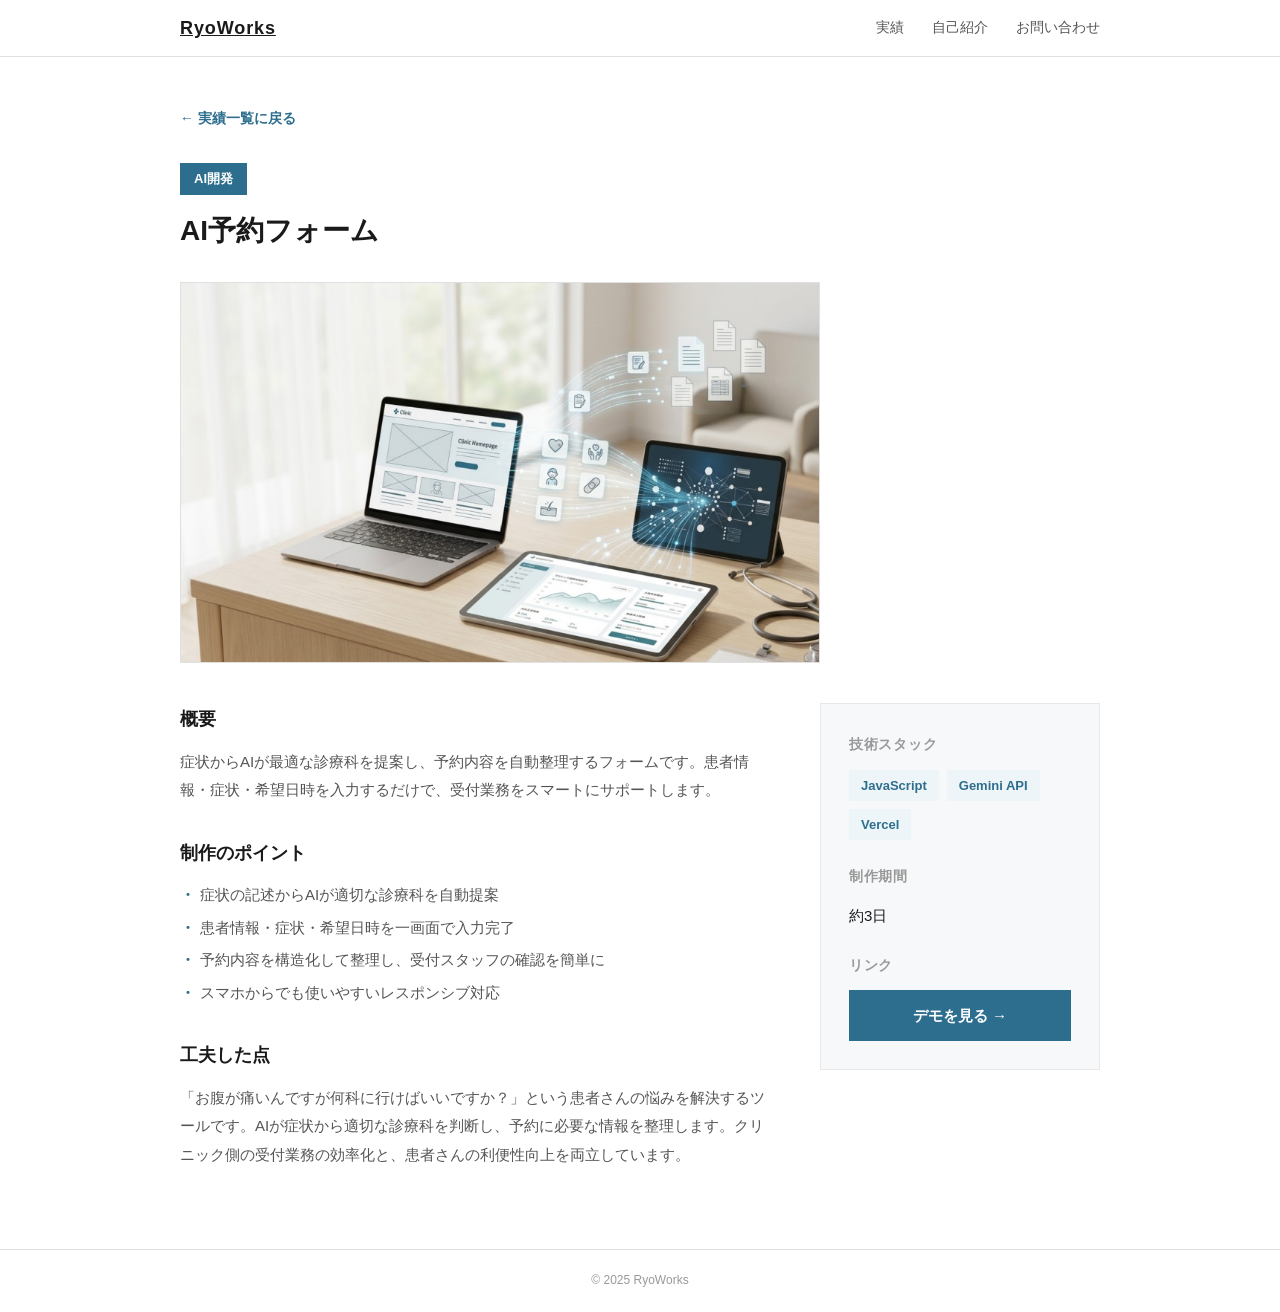
<file: works/clinic-reservation.html>
<!DOCTYPE html>
<html lang="ja">
<head>
    <meta charset="UTF-8">
    <meta name="viewport" content="width=device-width, initial-scale=1.0">
    <title>AI予約フォーム - RyoWorks</title>
    <meta name="description" content="症状からAIが最適な診療科を提案し、予約内容を自動整理。受付業務をスマートにサポート。">
    <link rel="stylesheet" href="../style.css">
</head>
<body>

<header class="header">
    <div class="container header-inner">
        <a href="../index.html" class="header-name">RyoWorks</a>
        <nav class="header-nav">
            <a href="../index.html#works">実績</a>
            <a href="../index.html#about">自己紹介</a>
            <a href="../index.html#contact">お問い合わせ</a>
        </nav>
    </div>
</header>

<section class="work-detail">
    <div class="container">
        <a href="../index.html#works" class="back-link">← 実績一覧に戻る</a>

        <div class="work-detail-header">
            <span class="work-detail-tag">AI開発</span>
            <h1>AI予約フォーム</h1>
        </div>

        <div class="work-detail-image">
            <img src="../images/clinic-reservation.png" alt="AI予約フォーム">
        </div>

        <div class="work-detail-body">
            <div class="work-detail-main">
                <h2>概要</h2>
                <p>症状からAIが最適な診療科を提案し、予約内容を自動整理するフォームです。患者情報・症状・希望日時を入力するだけで、受付業務をスマートにサポートします。</p>

                <h2>制作のポイント</h2>
                <ul>
                    <li>症状の記述からAIが適切な診療科を自動提案</li>
                    <li>患者情報・症状・希望日時を一画面で入力完了</li>
                    <li>予約内容を構造化して整理し、受付スタッフの確認を簡単に</li>
                    <li>スマホからでも使いやすいレスポンシブ対応</li>
                </ul>

                <h2>工夫した点</h2>
                <p>「お腹が痛いんですが何科に行けばいいですか？」という患者さんの悩みを解決するツールです。AIが症状から適切な診療科を判断し、予約に必要な情報を整理します。クリニック側の受付業務の効率化と、患者さんの利便性向上を両立しています。</p>
            </div>

            <div class="work-detail-sidebar">
                <h3>技術スタック</h3>
                <div class="work-detail-tags">
                    <span>JavaScript</span>
                    <span>Gemini API</span>
                    <span>Vercel</span>
                </div>

                <h3>制作期間</h3>
                <p>約3日</p>

                <h3>リンク</h3>
                <a href="../demos/clinic-reservation/" class="work-detail-link">デモを見る →</a>
            </div>
        </div>
    </div>
</section>

<footer class="footer">
    <div class="container">
        <p>&copy; 2025 RyoWorks</p>
    </div>
</footer>

</body>
</html>
</file>
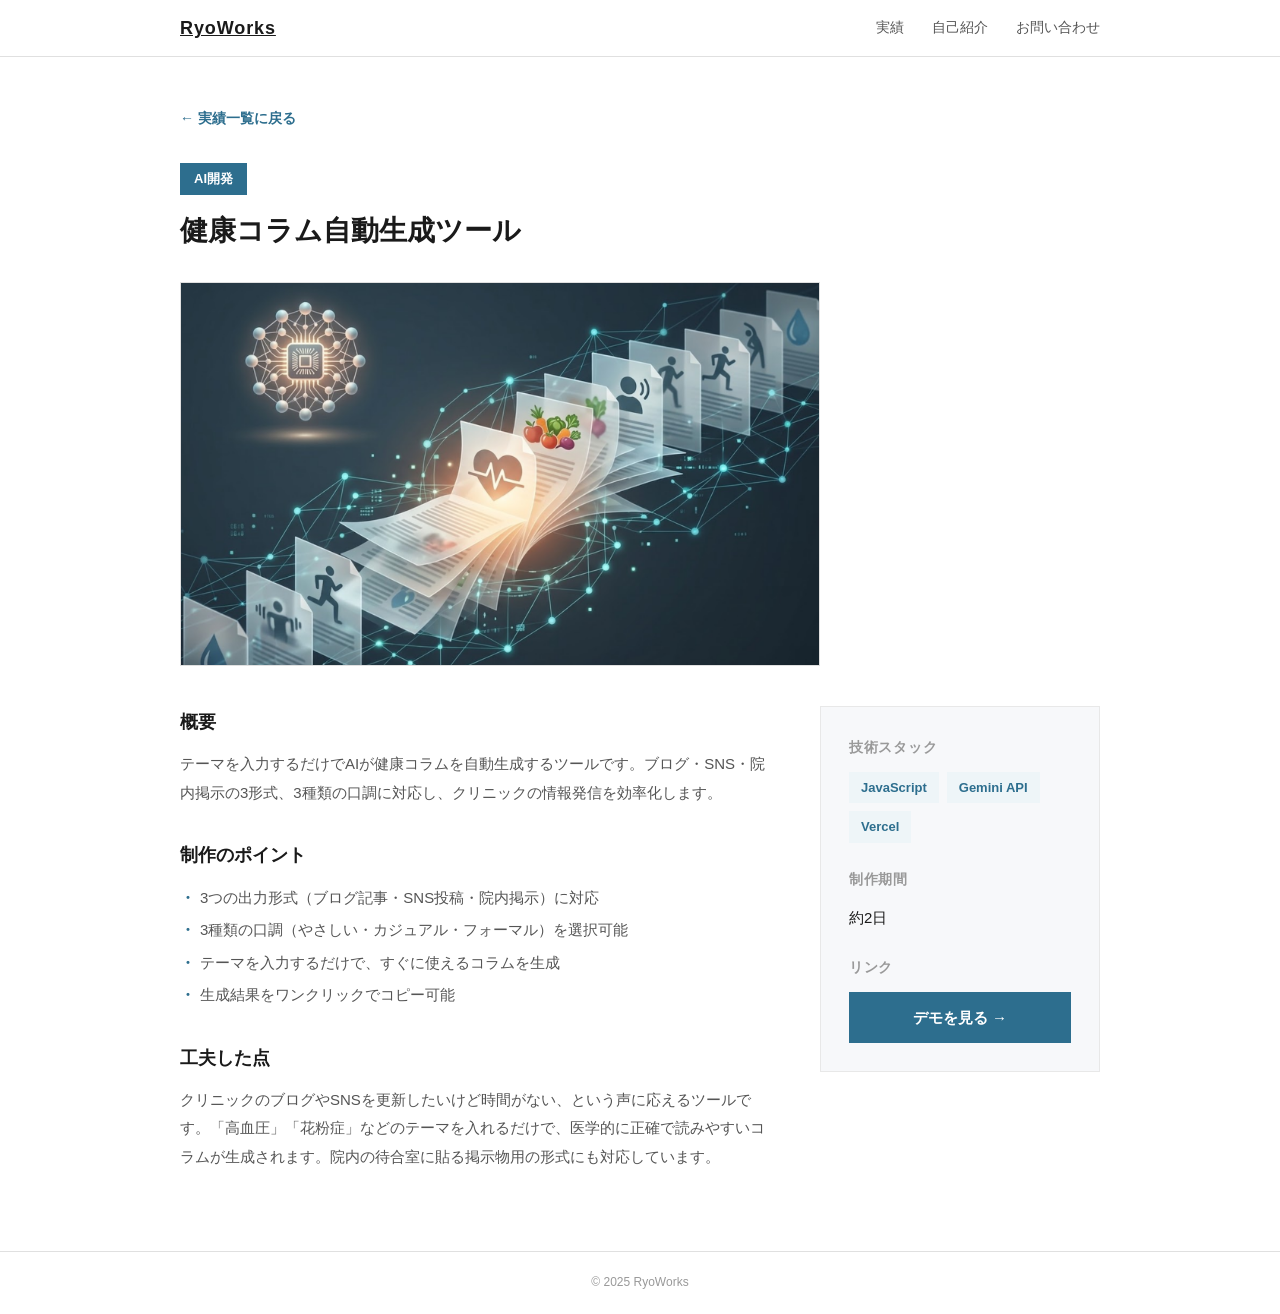
<file: works/health-column.html>
<!DOCTYPE html>
<html lang="ja">
<head>
    <meta charset="UTF-8">
    <meta name="viewport" content="width=device-width, initial-scale=1.0">
    <title>健康コラム自動生成ツール - RyoWorks</title>
    <meta name="description" content="テーマを入力するだけでAIが健康コラムを自動生成。ブログ・SNS・院内掲示の3形式に対応。">
    <link rel="stylesheet" href="../style.css">
</head>
<body>

<header class="header">
    <div class="container header-inner">
        <a href="../index.html" class="header-name">RyoWorks</a>
        <nav class="header-nav">
            <a href="../index.html#works">実績</a>
            <a href="../index.html#about">自己紹介</a>
            <a href="../index.html#contact">お問い合わせ</a>
        </nav>
    </div>
</header>

<section class="work-detail">
    <div class="container">
        <a href="../index.html#works" class="back-link">← 実績一覧に戻る</a>

        <div class="work-detail-header">
            <span class="work-detail-tag">AI開発</span>
            <h1>健康コラム自動生成ツール</h1>
        </div>

        <div class="work-detail-image">
            <img src="../images/health-column.png" alt="健康コラム自動生成ツール">
        </div>

        <div class="work-detail-body">
            <div class="work-detail-main">
                <h2>概要</h2>
                <p>テーマを入力するだけでAIが健康コラムを自動生成するツールです。ブログ・SNS・院内掲示の3形式、3種類の口調に対応し、クリニックの情報発信を効率化します。</p>

                <h2>制作のポイント</h2>
                <ul>
                    <li>3つの出力形式（ブログ記事・SNS投稿・院内掲示）に対応</li>
                    <li>3種類の口調（やさしい・カジュアル・フォーマル）を選択可能</li>
                    <li>テーマを入力するだけで、すぐに使えるコラムを生成</li>
                    <li>生成結果をワンクリックでコピー可能</li>
                </ul>

                <h2>工夫した点</h2>
                <p>クリニックのブログやSNSを更新したいけど時間がない、という声に応えるツールです。「高血圧」「花粉症」などのテーマを入れるだけで、医学的に正確で読みやすいコラムが生成されます。院内の待合室に貼る掲示物用の形式にも対応しています。</p>
            </div>

            <div class="work-detail-sidebar">
                <h3>技術スタック</h3>
                <div class="work-detail-tags">
                    <span>JavaScript</span>
                    <span>Gemini API</span>
                    <span>Vercel</span>
                </div>

                <h3>制作期間</h3>
                <p>約2日</p>

                <h3>リンク</h3>
                <a href="https://health-column-generator.vercel.app/" target="_blank" rel="noopener noreferrer" class="work-detail-link">デモを見る →</a>
            </div>
        </div>
    </div>
</section>

<footer class="footer">
    <div class="container">
        <p>&copy; 2025 RyoWorks</p>
    </div>
</footer>

</body>
</html>
</file>
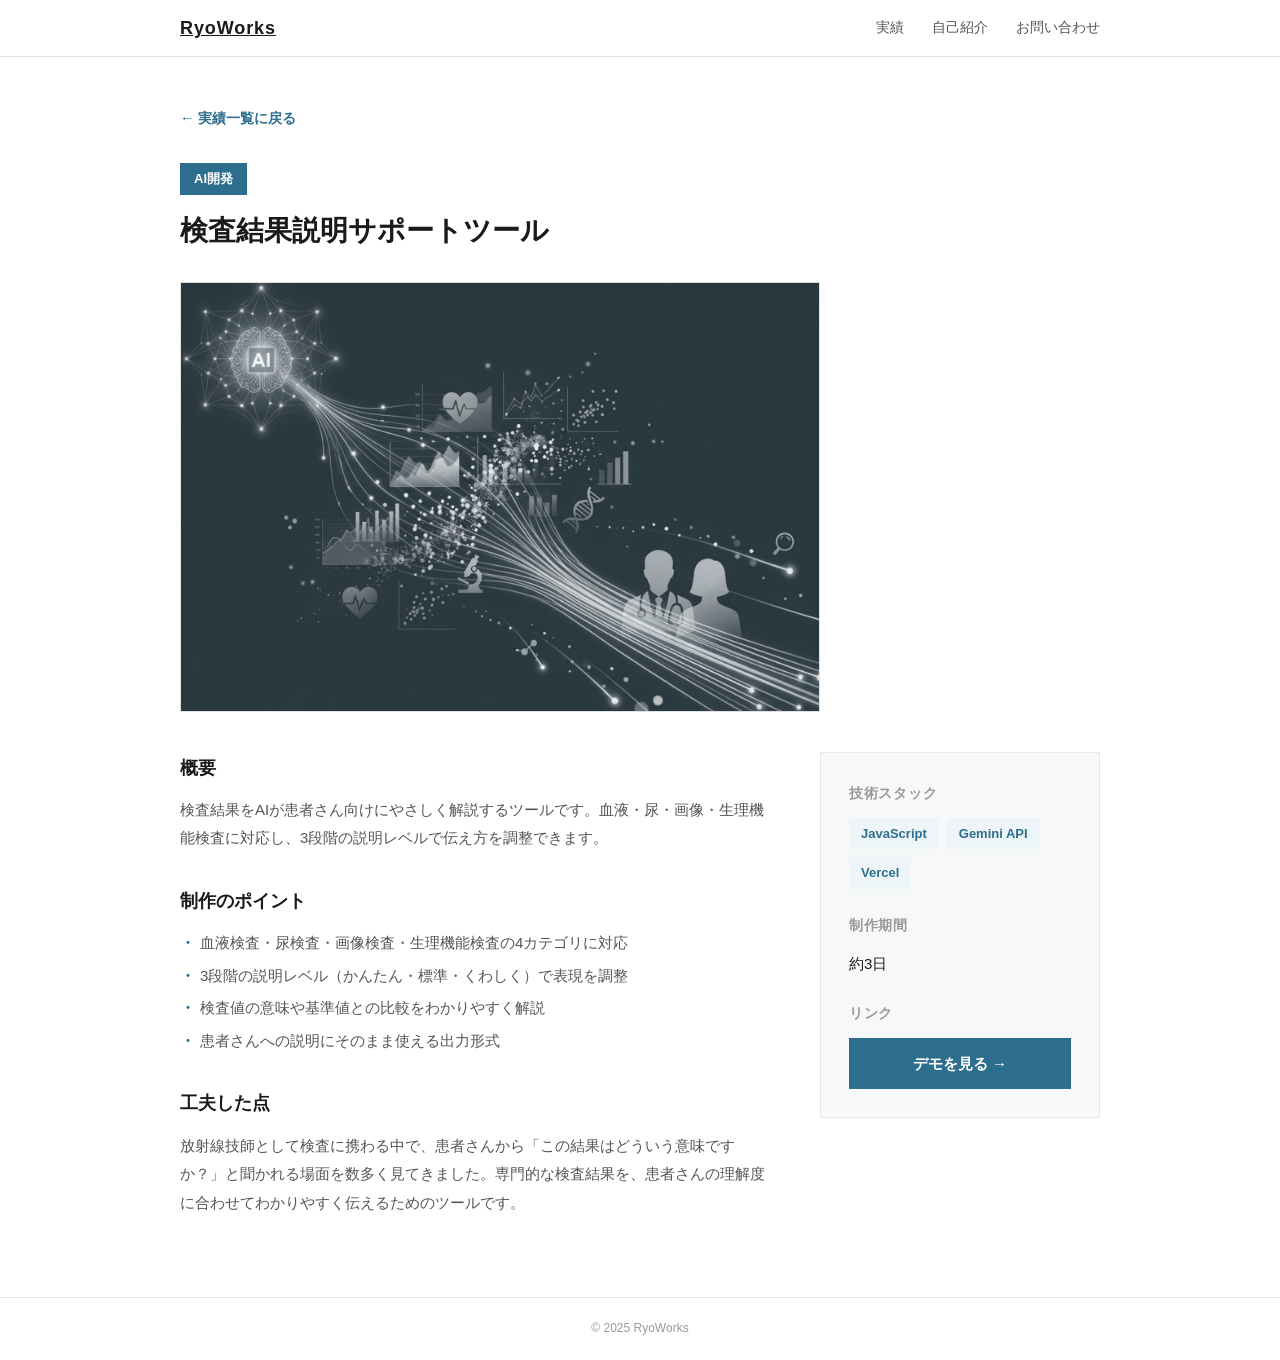
<file: works/lab-result.html>
<!DOCTYPE html>
<html lang="ja">
<head>
    <meta charset="UTF-8">
    <meta name="viewport" content="width=device-width, initial-scale=1.0">
    <title>検査結果説明サポートツール - RyoWorks</title>
    <meta name="description" content="検査結果をAIが患者さん向けにやさしく解説。血液・尿・画像・生理機能検査に対応。">
    <link rel="stylesheet" href="../style.css">
</head>
<body>

<header class="header">
    <div class="container header-inner">
        <a href="../index.html" class="header-name">RyoWorks</a>
        <nav class="header-nav">
            <a href="../index.html#works">実績</a>
            <a href="../index.html#about">自己紹介</a>
            <a href="../index.html#contact">お問い合わせ</a>
        </nav>
    </div>
</header>

<section class="work-detail">
    <div class="container">
        <a href="../index.html#works" class="back-link">← 実績一覧に戻る</a>

        <div class="work-detail-header">
            <span class="work-detail-tag">AI開発</span>
            <h1>検査結果説明サポートツール</h1>
        </div>

        <div class="work-detail-image">
            <img src="../images/lab-result.png" alt="検査結果説明サポートツール">
        </div>

        <div class="work-detail-body">
            <div class="work-detail-main">
                <h2>概要</h2>
                <p>検査結果をAIが患者さん向けにやさしく解説するツールです。血液・尿・画像・生理機能検査に対応し、3段階の説明レベルで伝え方を調整できます。</p>

                <h2>制作のポイント</h2>
                <ul>
                    <li>血液検査・尿検査・画像検査・生理機能検査の4カテゴリに対応</li>
                    <li>3段階の説明レベル（かんたん・標準・くわしく）で表現を調整</li>
                    <li>検査値の意味や基準値との比較をわかりやすく解説</li>
                    <li>患者さんへの説明にそのまま使える出力形式</li>
                </ul>

                <h2>工夫した点</h2>
                <p>放射線技師として検査に携わる中で、患者さんから「この結果はどういう意味ですか？」と聞かれる場面を数多く見てきました。専門的な検査結果を、患者さんの理解度に合わせてわかりやすく伝えるためのツールです。</p>
            </div>

            <div class="work-detail-sidebar">
                <h3>技術スタック</h3>
                <div class="work-detail-tags">
                    <span>JavaScript</span>
                    <span>Gemini API</span>
                    <span>Vercel</span>
                </div>

                <h3>制作期間</h3>
                <p>約3日</p>

                <h3>リンク</h3>
                <a href="https://lab-result-explainer.vercel.app/" target="_blank" rel="noopener noreferrer" class="work-detail-link">デモを見る →</a>
            </div>
        </div>
    </div>
</section>

<footer class="footer">
    <div class="container">
        <p>&copy; 2025 RyoWorks</p>
    </div>
</footer>

</body>
</html>
</file>
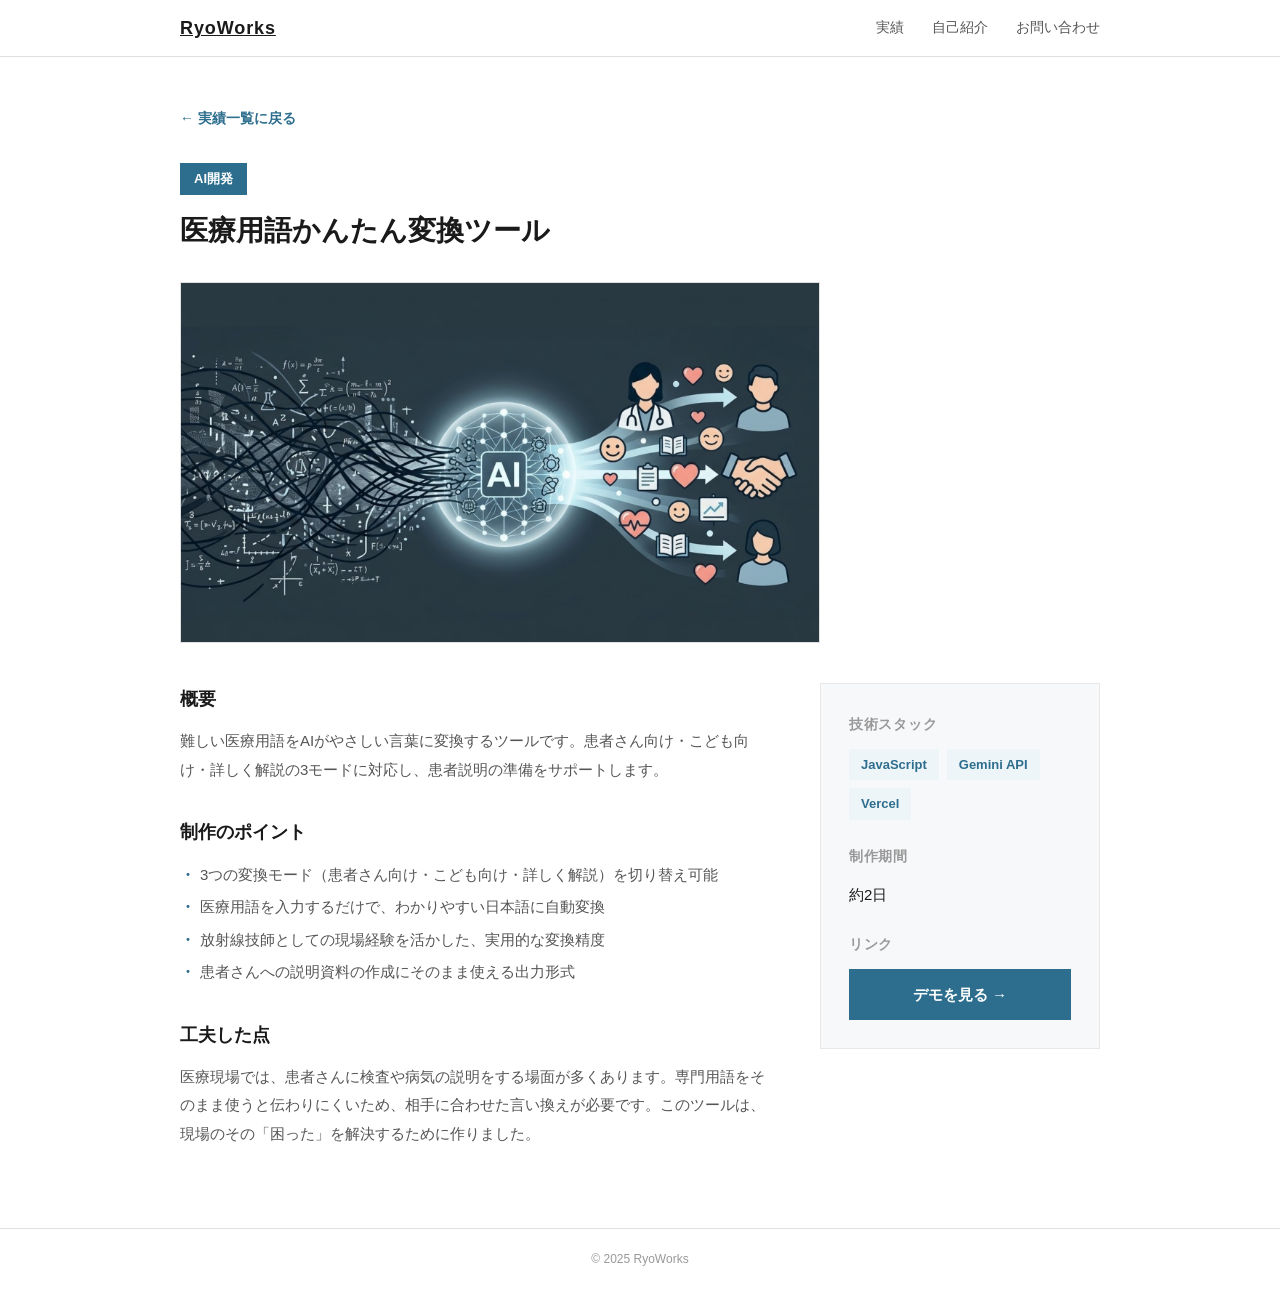
<file: works/medical-term.html>
<!DOCTYPE html>
<html lang="ja">
<head>
    <meta charset="UTF-8">
    <meta name="viewport" content="width=device-width, initial-scale=1.0">
    <title>医療用語かんたん変換ツール - RyoWorks</title>
    <meta name="description" content="難しい医療用語をAIがやさしい言葉に変換。患者さん向け・こども向け・詳しく解説の3モードに対応。">
    <link rel="stylesheet" href="../style.css">
</head>
<body>

<header class="header">
    <div class="container header-inner">
        <a href="../index.html" class="header-name">RyoWorks</a>
        <nav class="header-nav">
            <a href="../index.html#works">実績</a>
            <a href="../index.html#about">自己紹介</a>
            <a href="../index.html#contact">お問い合わせ</a>
        </nav>
    </div>
</header>

<section class="work-detail">
    <div class="container">
        <a href="../index.html#works" class="back-link">← 実績一覧に戻る</a>

        <div class="work-detail-header">
            <span class="work-detail-tag">AI開発</span>
            <h1>医療用語かんたん変換ツール</h1>
        </div>

        <div class="work-detail-image">
            <img src="../images/medical-term.png" alt="医療用語かんたん変換ツール">
        </div>

        <div class="work-detail-body">
            <div class="work-detail-main">
                <h2>概要</h2>
                <p>難しい医療用語をAIがやさしい言葉に変換するツールです。患者さん向け・こども向け・詳しく解説の3モードに対応し、患者説明の準備をサポートします。</p>

                <h2>制作のポイント</h2>
                <ul>
                    <li>3つの変換モード（患者さん向け・こども向け・詳しく解説）を切り替え可能</li>
                    <li>医療用語を入力するだけで、わかりやすい日本語に自動変換</li>
                    <li>放射線技師としての現場経験を活かした、実用的な変換精度</li>
                    <li>患者さんへの説明資料の作成にそのまま使える出力形式</li>
                </ul>

                <h2>工夫した点</h2>
                <p>医療現場では、患者さんに検査や病気の説明をする場面が多くあります。専門用語をそのまま使うと伝わりにくいため、相手に合わせた言い換えが必要です。このツールは、現場のその「困った」を解決するために作りました。</p>
            </div>

            <div class="work-detail-sidebar">
                <h3>技術スタック</h3>
                <div class="work-detail-tags">
                    <span>JavaScript</span>
                    <span>Gemini API</span>
                    <span>Vercel</span>
                </div>

                <h3>制作期間</h3>
                <p>約2日</p>

                <h3>リンク</h3>
                <a href="https://medical-term-converter.vercel.app/" target="_blank" rel="noopener noreferrer" class="work-detail-link">デモを見る →</a>
            </div>
        </div>
    </div>
</section>

<footer class="footer">
    <div class="container">
        <p>&copy; 2025 RyoWorks</p>
    </div>
</footer>

</body>
</html>
</file>
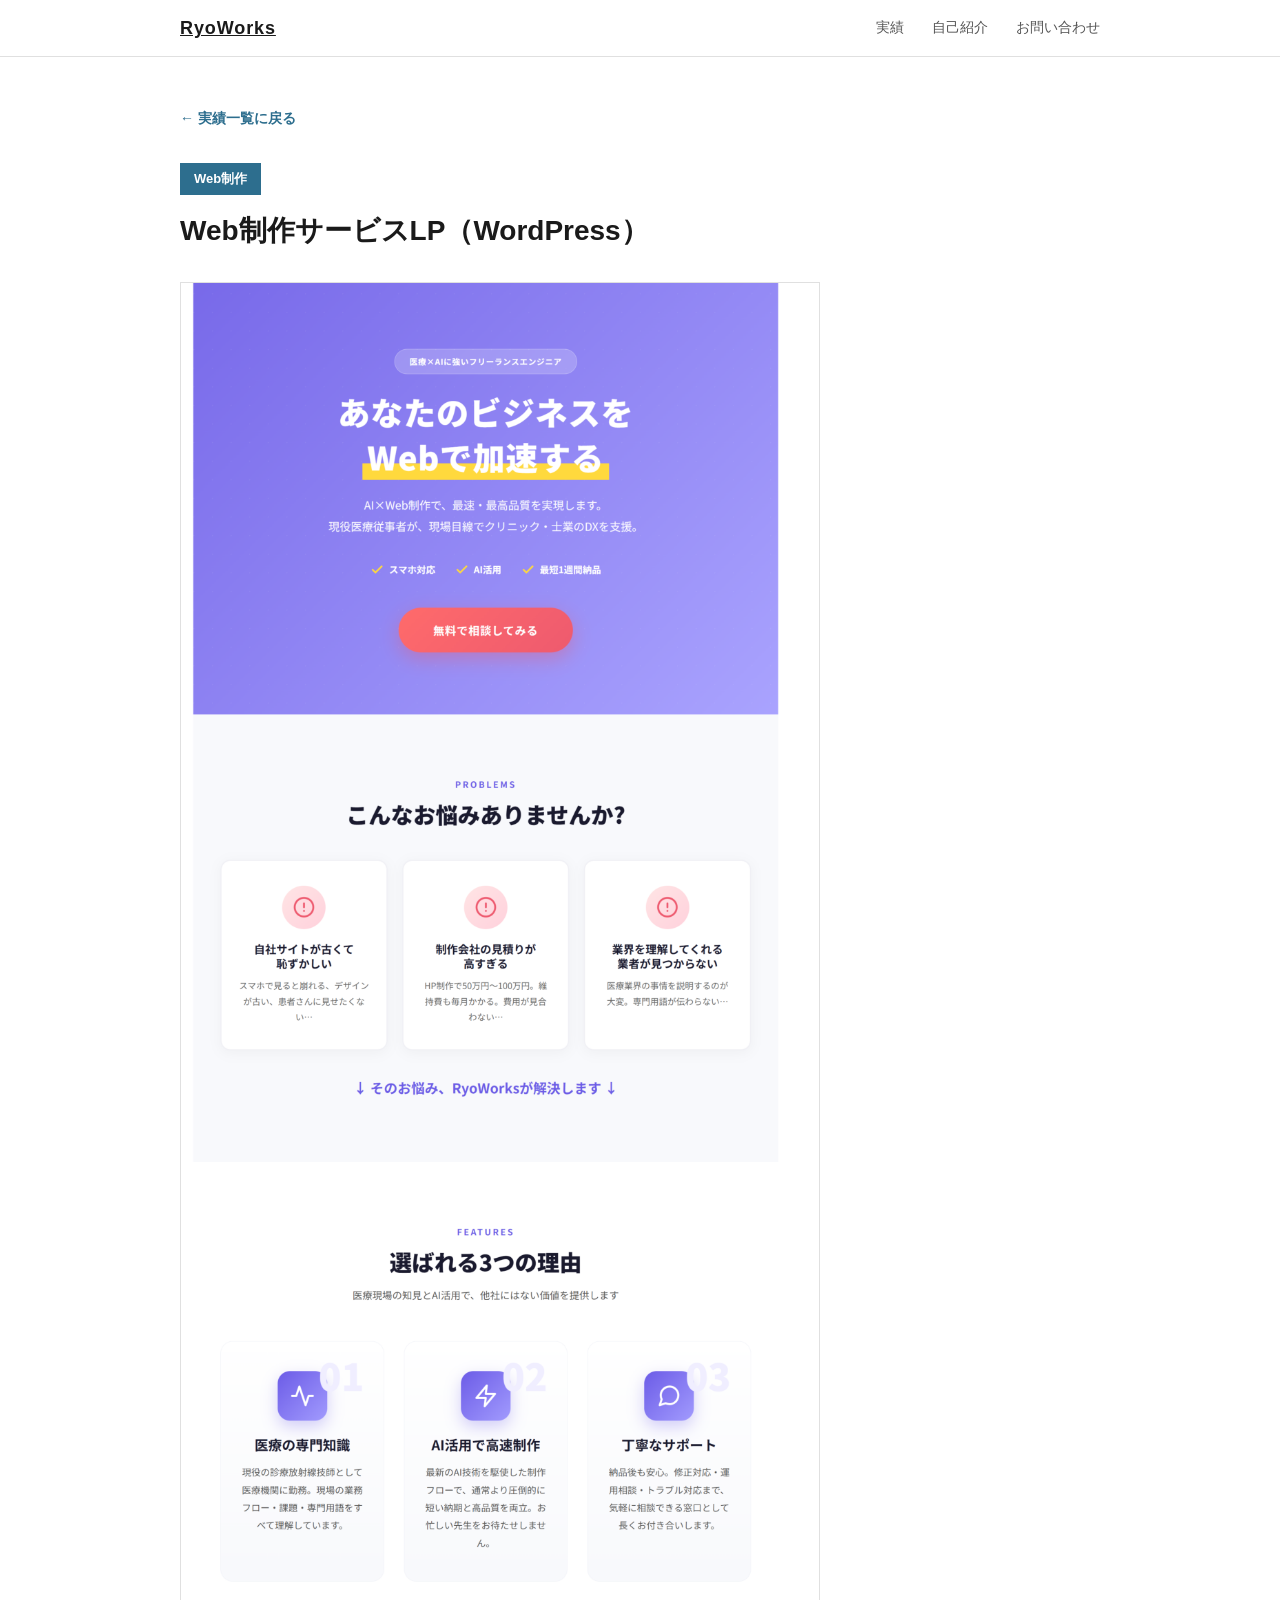
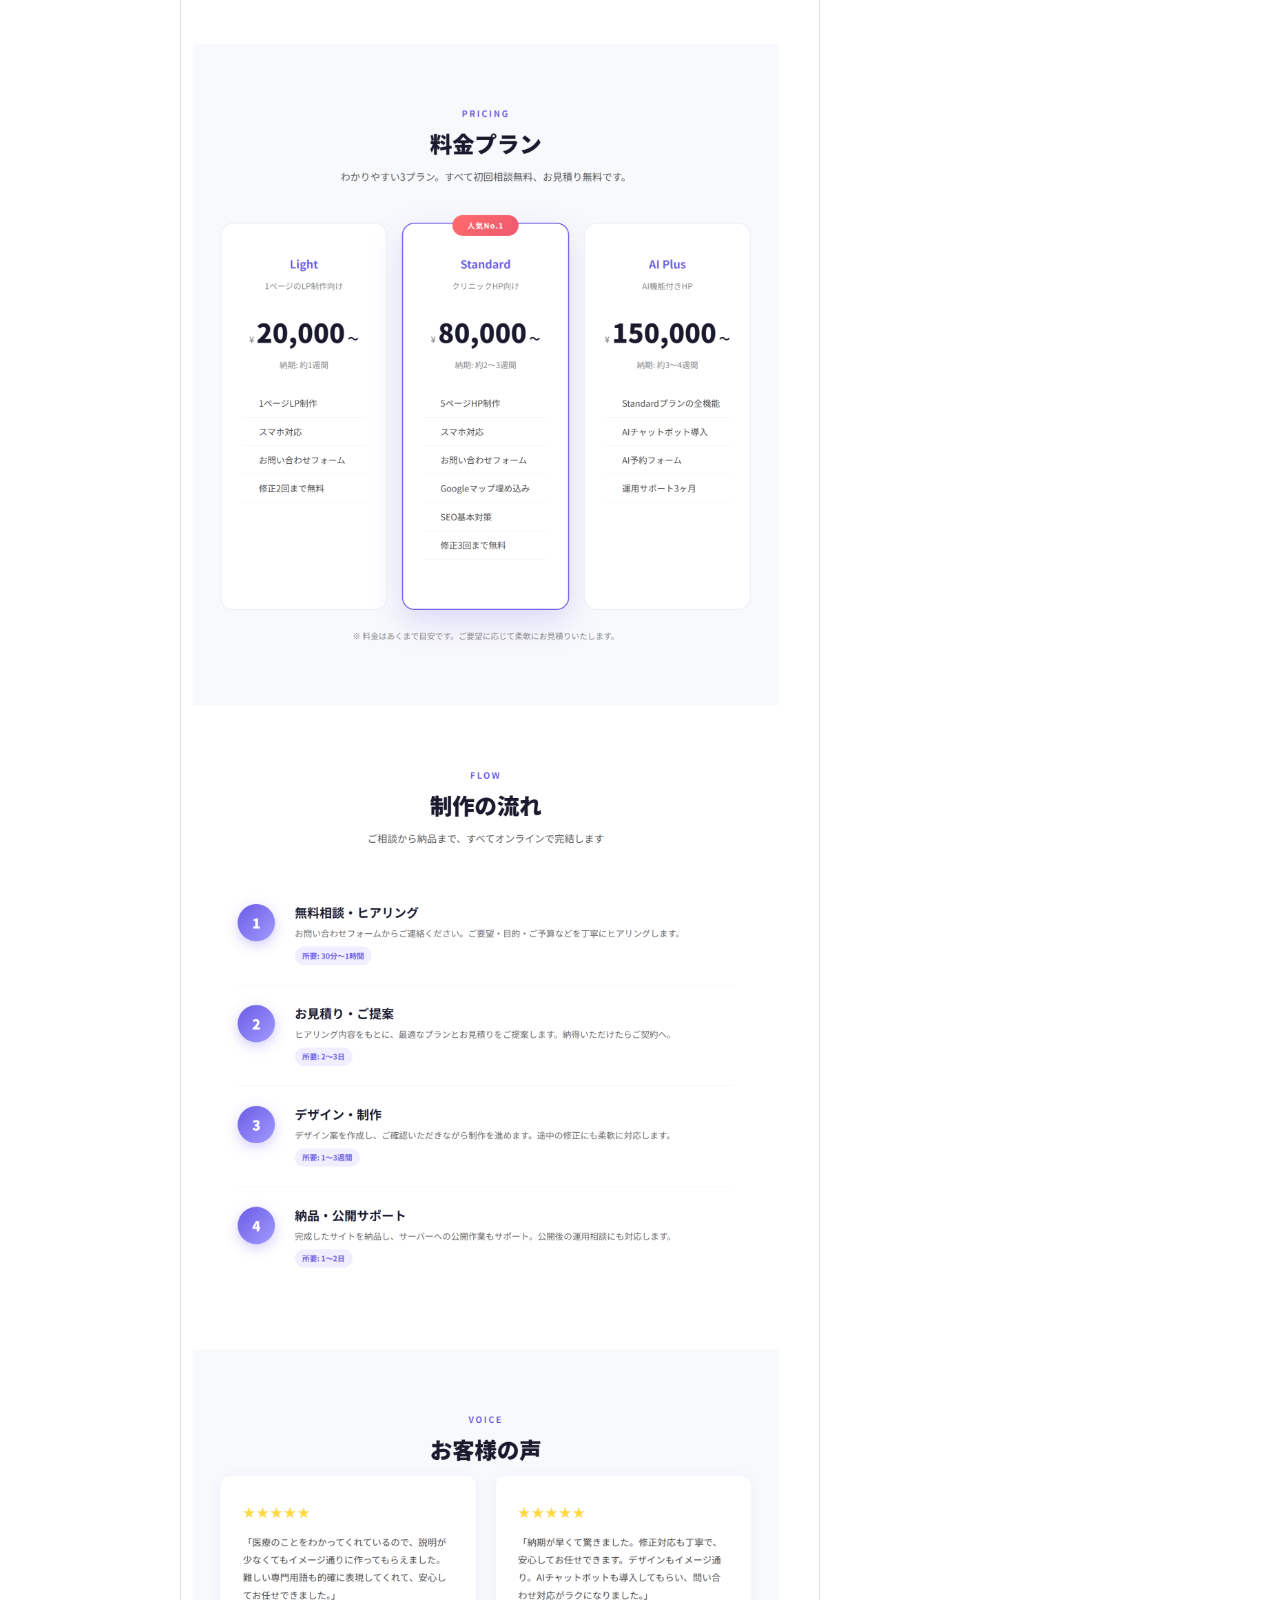
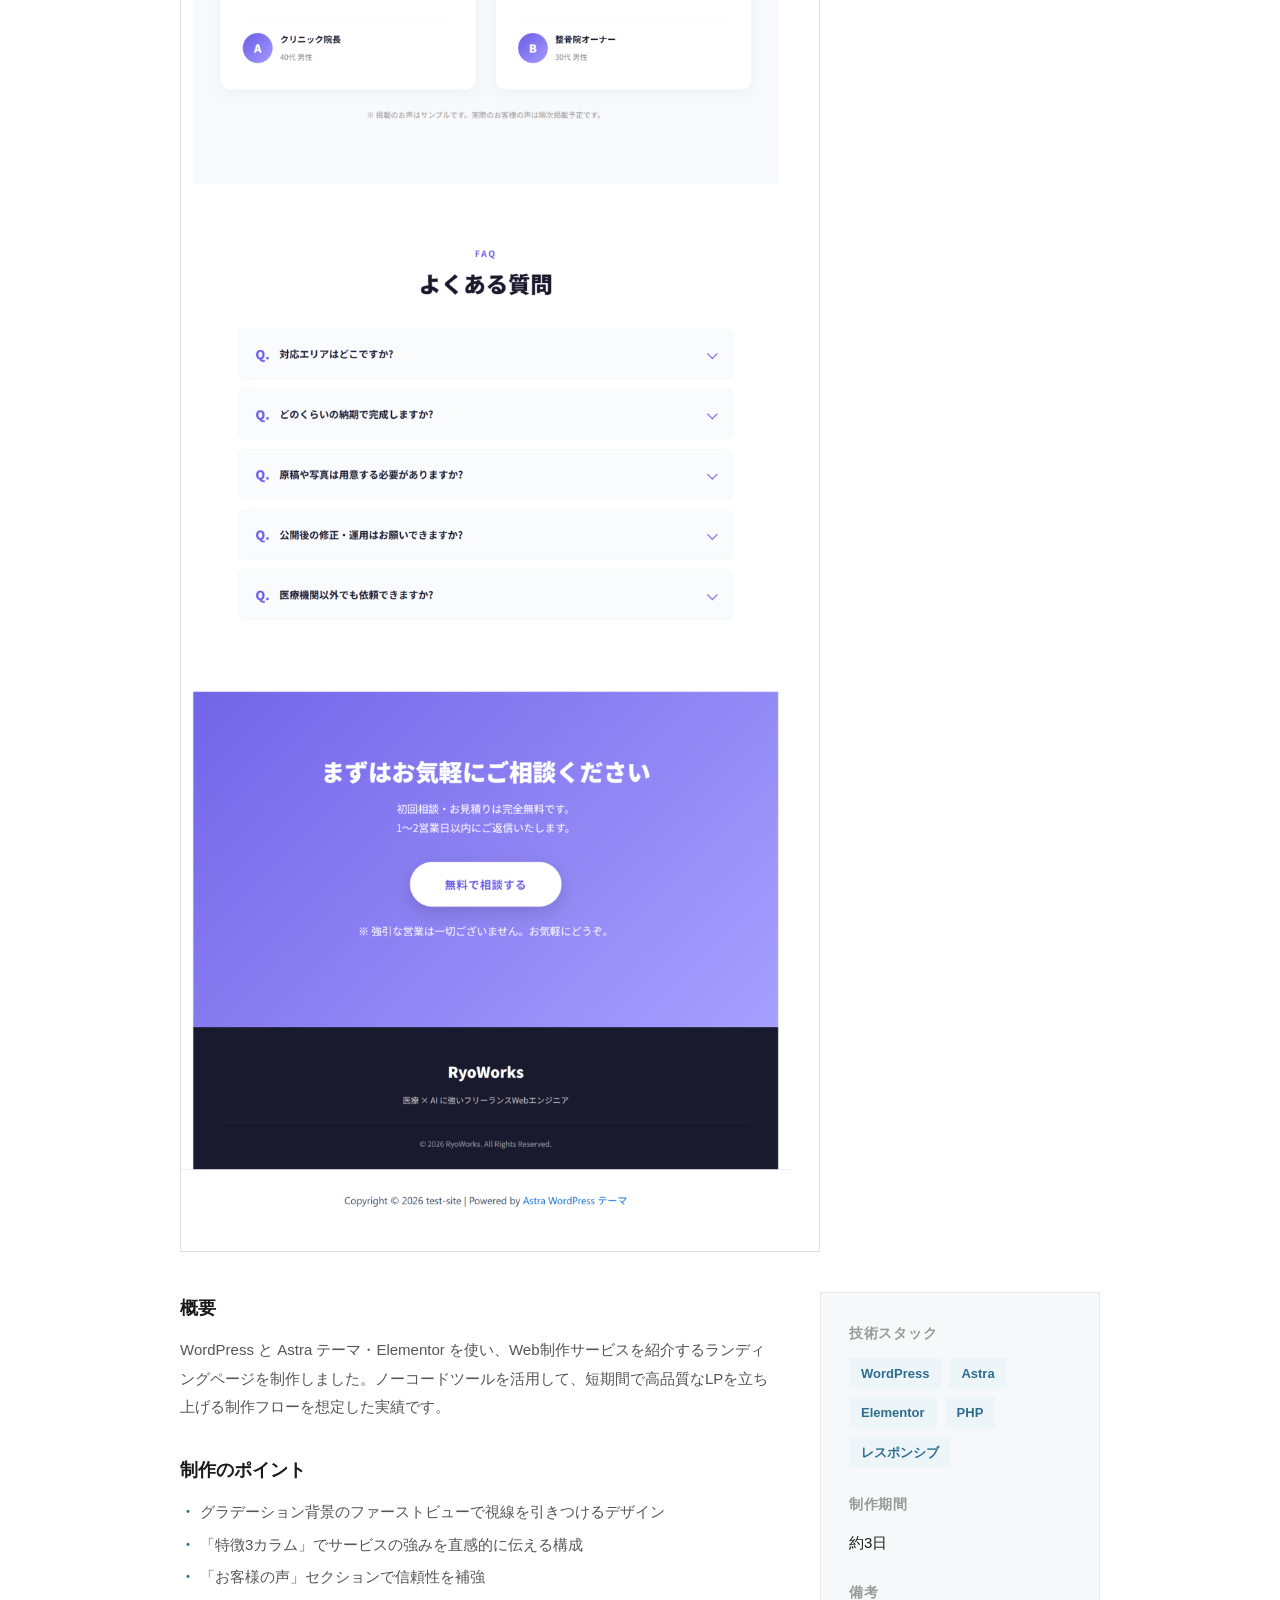
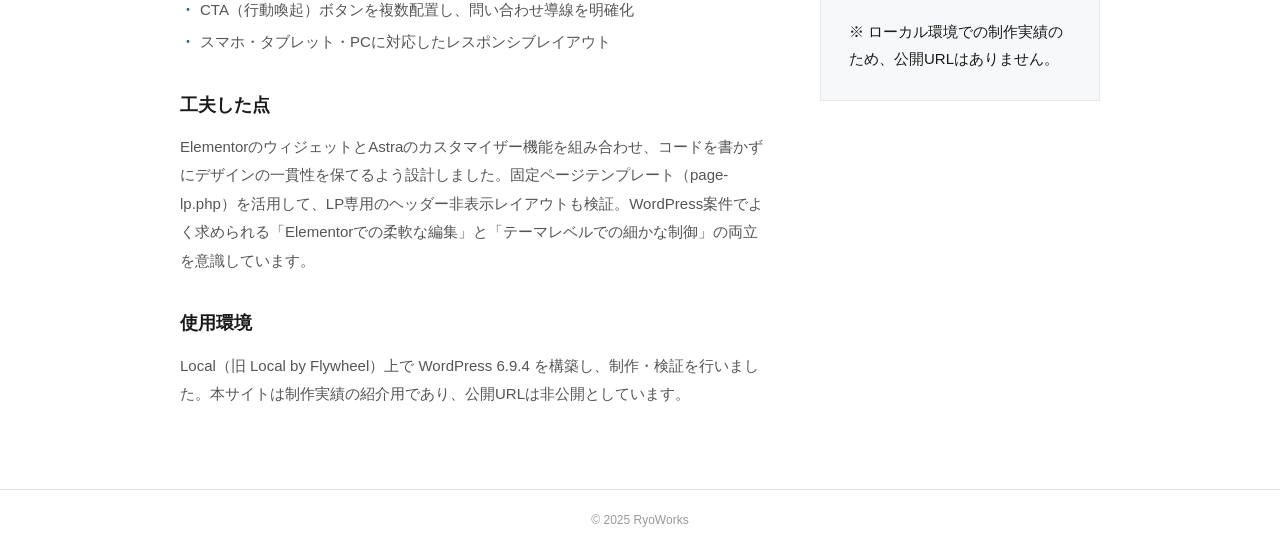
<file: works/wordpress-lp.html>
<!DOCTYPE html>
<html lang="ja">
<head>
    <meta charset="UTF-8">
    <meta name="viewport" content="width=device-width, initial-scale=1.0">
    <title>Web制作サービスLP（WordPress） - RyoWorks</title>
    <meta name="description" content="WordPress + Astra + Elementorで制作したWeb制作サービスのランディングページ。ノーコード構築によるLP実績。">
    <link rel="stylesheet" href="../style.css">
</head>
<body>

<header class="header">
    <div class="container header-inner">
        <a href="../index.html" class="header-name">RyoWorks</a>
        <nav class="header-nav">
            <a href="../index.html#works">実績</a>
            <a href="../index.html#about">自己紹介</a>
            <a href="../index.html#contact">お問い合わせ</a>
        </nav>
    </div>
</header>

<section class="work-detail">
    <div class="container">
        <a href="../index.html#works" class="back-link">← 実績一覧に戻る</a>

        <div class="work-detail-header">
            <span class="work-detail-tag">Web制作</span>
            <h1>Web制作サービスLP（WordPress）</h1>
        </div>

        <div class="work-detail-image">
            <img src="../images/wordpress-lp.png" alt="Web制作サービスLP（WordPress）">
        </div>

        <div class="work-detail-body">
            <div class="work-detail-main">
                <h2>概要</h2>
                <p>WordPress と Astra テーマ・Elementor を使い、Web制作サービスを紹介するランディングページを制作しました。ノーコードツールを活用して、短期間で高品質なLPを立ち上げる制作フローを想定した実績です。</p>

                <h2>制作のポイント</h2>
                <ul>
                    <li>グラデーション背景のファーストビューで視線を引きつけるデザイン</li>
                    <li>「特徴3カラム」でサービスの強みを直感的に伝える構成</li>
                    <li>「お客様の声」セクションで信頼性を補強</li>
                    <li>CTA（行動喚起）ボタンを複数配置し、問い合わせ導線を明確化</li>
                    <li>スマホ・タブレット・PCに対応したレスポンシブレイアウト</li>
                </ul>

                <h2>工夫した点</h2>
                <p>ElementorのウィジェットとAstraのカスタマイザー機能を組み合わせ、コードを書かずにデザインの一貫性を保てるよう設計しました。固定ページテンプレート（page-lp.php）を活用して、LP専用のヘッダー非表示レイアウトも検証。WordPress案件でよく求められる「Elementorでの柔軟な編集」と「テーマレベルでの細かな制御」の両立を意識しています。</p>

                <h2>使用環境</h2>
                <p>Local（旧 Local by Flywheel）上で WordPress 6.9.4 を構築し、制作・検証を行いました。本サイトは制作実績の紹介用であり、公開URLは非公開としています。</p>
            </div>

            <div class="work-detail-sidebar">
                <h3>技術スタック</h3>
                <div class="work-detail-tags">
                    <span>WordPress</span>
                    <span>Astra</span>
                    <span>Elementor</span>
                    <span>PHP</span>
                    <span>レスポンシブ</span>
                </div>

                <h3>制作期間</h3>
                <p>約3日</p>

                <h3>備考</h3>
                <p>※ ローカル環境での制作実績のため、公開URLはありません。</p>
            </div>
        </div>
    </div>
</section>

<footer class="footer">
    <div class="container">
        <p>&copy; 2025 RyoWorks</p>
    </div>
</footer>

</body>
</html>
</file>
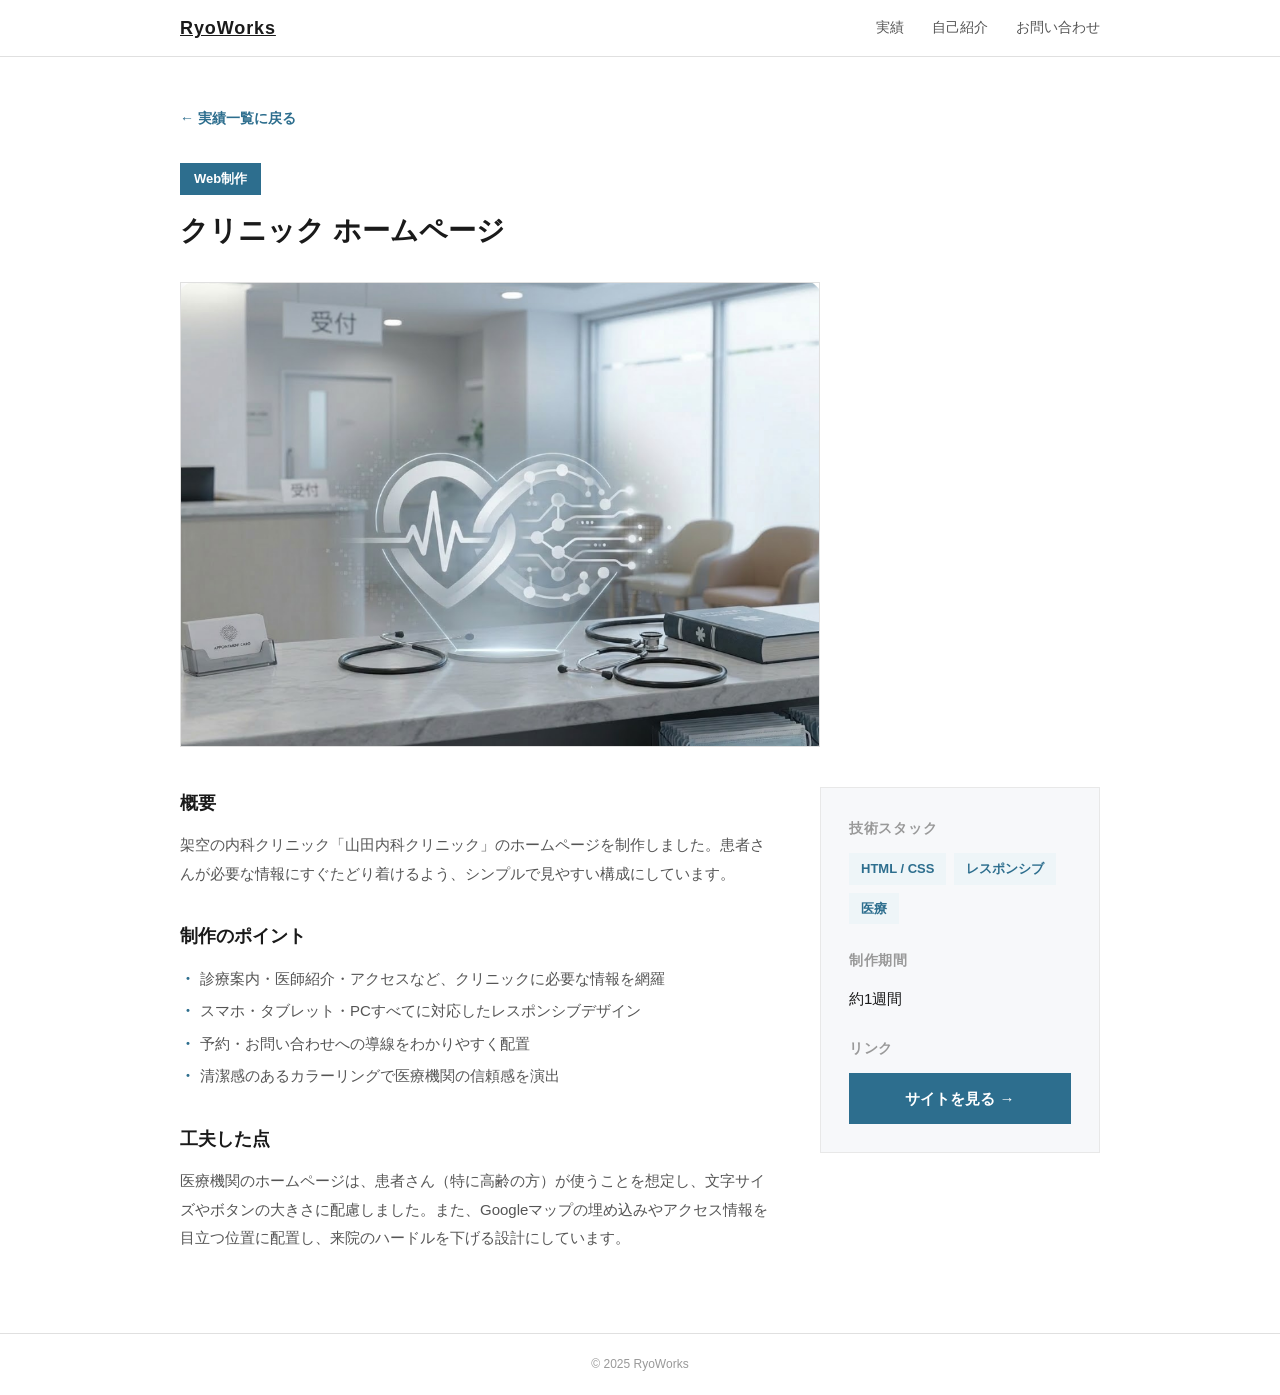
<file: works/yamada-clinic.html>
<!DOCTYPE html>
<html lang="ja">
<head>
    <meta charset="UTF-8">
    <meta name="viewport" content="width=device-width, initial-scale=1.0">
    <title>クリニック ホームページ - RyoWorks</title>
    <meta name="description" content="架空の内科クリニックのホームページ制作実績。診療案内・アクセス・予約導線を備えたレスポンシブデザイン。">
    <link rel="stylesheet" href="../style.css">
</head>
<body>

<header class="header">
    <div class="container header-inner">
        <a href="../index.html" class="header-name">RyoWorks</a>
        <nav class="header-nav">
            <a href="../index.html#works">実績</a>
            <a href="../index.html#about">自己紹介</a>
            <a href="../index.html#contact">お問い合わせ</a>
        </nav>
    </div>
</header>

<section class="work-detail">
    <div class="container">
        <a href="../index.html#works" class="back-link">← 実績一覧に戻る</a>

        <div class="work-detail-header">
            <span class="work-detail-tag">Web制作</span>
            <h1>クリニック ホームページ</h1>
        </div>

        <div class="work-detail-image">
            <img src="../images/yamada-clinic.png" alt="山田内科クリニック ホームページ">
        </div>

        <div class="work-detail-body">
            <div class="work-detail-main">
                <h2>概要</h2>
                <p>架空の内科クリニック「山田内科クリニック」のホームページを制作しました。患者さんが必要な情報にすぐたどり着けるよう、シンプルで見やすい構成にしています。</p>

                <h2>制作のポイント</h2>
                <ul>
                    <li>診療案内・医師紹介・アクセスなど、クリニックに必要な情報を網羅</li>
                    <li>スマホ・タブレット・PCすべてに対応したレスポンシブデザイン</li>
                    <li>予約・お問い合わせへの導線をわかりやすく配置</li>
                    <li>清潔感のあるカラーリングで医療機関の信頼感を演出</li>
                </ul>

                <h2>工夫した点</h2>
                <p>医療機関のホームページは、患者さん（特に高齢の方）が使うことを想定し、文字サイズやボタンの大きさに配慮しました。また、Googleマップの埋め込みやアクセス情報を目立つ位置に配置し、来院のハードルを下げる設計にしています。</p>
            </div>

            <div class="work-detail-sidebar">
                <h3>技術スタック</h3>
                <div class="work-detail-tags">
                    <span>HTML / CSS</span>
                    <span>レスポンシブ</span>
                    <span>医療</span>
                </div>

                <h3>制作期間</h3>
                <p>約1週間</p>

                <h3>リンク</h3>
                <a href="https://ryoworks4.github.io/yamada-clinic/" target="_blank" rel="noopener noreferrer" class="work-detail-link">サイトを見る →</a>
            </div>
        </div>
    </div>
</section>

<footer class="footer">
    <div class="container">
        <p>&copy; 2025 RyoWorks</p>
    </div>
</footer>

</body>
</html>
</file>
<file: style.css>
*, *::before, *::after {
    margin: 0;
    padding: 0;
    box-sizing: border-box;
}

html {
    scroll-behavior: smooth;
}

body {
    font-family: 'Hiragino Kaku Gothic ProN', 'Meiryo', sans-serif;
    color: #333;
    background: #fff;
    line-height: 1.8;
    padding-top: 56px;
}

.container {
    max-width: 960px;
    margin: 0 auto;
    padding: 0 20px;
}

/* --- ヘッダー --- */
.header {
    position: fixed;
    top: 0;
    left: 0;
    width: 100%;
    background: #fff;
    border-bottom: 1px solid #e0e0e0;
    z-index: 100;
}

.header-inner {
    display: flex;
    justify-content: space-between;
    align-items: center;
    height: 56px;
}

.header-name {
    font-size: 18px;
    font-weight: 700;
    color: #1a1a1a;
    letter-spacing: 0.05em;
}

.header-nav {
    display: flex;
    gap: 28px;
}

.header-nav a {
    font-size: 14px;
    color: #555;
    text-decoration: none;
}

.header-nav a:hover {
    color: #1a1a1a;
}

/* --- アニメーション --- */
@keyframes fadeInUp {
    from {
        opacity: 0;
        transform: translateY(24px);
    }
    to {
        opacity: 1;
        transform: translateY(0);
    }
}

@keyframes fadeIn {
    from { opacity: 0; }
    to { opacity: 1; }
}

.fade-in {
    opacity: 0;
    transform: translateY(24px);
    transition: opacity 0.6s ease, transform 0.6s ease;
}

.fade-in.visible {
    opacity: 1;
    transform: translateY(0);
}

/* --- ヒーロー --- */
.hero {
    padding: 84px 0 80px;
    background: #f7f8fa;
    border-bottom: 1px solid #e8e8e8;
}

.hero-label {
    font-size: 15px;
    font-weight: 700;
    color: #2d6e8e;
    letter-spacing: 0.1em;
    margin-bottom: 16px;
}

.hero h1 {
    font-size: 36px;
    font-weight: 700;
    line-height: 1.5;
    color: #1a1a1a;
    margin-bottom: 16px;
}

.hero-desc {
    font-size: 16px;
    color: #666;
    margin-bottom: 32px;
}

.hero-btn {
    display: inline-block;
    padding: 14px 36px;
    background: #2d6e8e;
    color: #fff;
    text-decoration: none;
    font-size: 15px;
    font-weight: 700;
    transition: background 0.3s ease, transform 0.2s ease;
}

.hero-btn:active {
    transform: scale(0.97);
}

.hero-btn:hover {
    background: #1b4d63;
}

/* --- 強み --- */
.strengths {
    padding: 64px 0;
    border-bottom: 1px solid #e8e8e8;
}

.strengths-grid {
    display: grid;
    grid-template-columns: repeat(3, 1fr);
    gap: 32px;
}

.strength-item {
    padding: 24px 0;
}

.strength-num {
    font-size: 14px;
    font-weight: 700;
    color: #2d6e8e;
    margin-bottom: 12px;
}

.strength-item h3 {
    font-size: 18px;
    font-weight: 700;
    color: #1a1a1a;
    margin-bottom: 8px;
}

.strength-item p {
    font-size: 14px;
    color: #666;
    line-height: 1.8;
}

/* --- セクション共通 --- */
.section-title {
    font-size: 16px;
    font-weight: 700;
    color: #2d6e8e;
    letter-spacing: 0.15em;
    text-align: center;
}

.section-subtitle {
    font-size: 13px;
    color: #999;
    text-align: center;
    margin-bottom: 40px;
}

/* --- 実績 --- */
.works {
    padding: 72px 0;
    background: #f7f8fa;
}

.works-grid {
    display: grid;
    grid-template-columns: 1fr;
    gap: 24px;
}

.work-card {
    display: grid;
    grid-template-columns: 320px 1fr;
    background: #fff;
    border: 1px solid #e0e0e0;
    overflow: hidden;
    transition: transform 0.3s ease, box-shadow 0.3s ease;
}

.work-card:hover {
    transform: translateY(-4px);
    box-shadow: 0 8px 24px rgba(0, 0, 0, 0.08);
}

.work-image {
    position: relative;
    background: #2a3a42;
    display: flex;
    flex-direction: column;
    align-items: center;
    justify-content: center;
    height: 240px;
    overflow: hidden;
}

.work-tag {
    position: absolute;
    top: 12px;
    left: 12px;
    font-size: 12px;
    font-weight: 700;
    color: #fff;
    background: rgba(255,255,255,0.15);
    padding: 4px 12px;
    letter-spacing: 0.05em;
}

.work-placeholder {
    display: flex;
    flex-direction: column;
    align-items: center;
    gap: 4px;
    color: rgba(255,255,255,0.85);
    font-size: 15px;
    font-weight: 700;
    letter-spacing: 0.05em;
}

.work-placeholder span:last-child {
    font-size: 12px;
    font-weight: 400;
    color: rgba(255,255,255,0.5);
}

.work-img {
    width: 100%;
    height: 100%;
    object-fit: cover;
    object-position: top;
}

.work-body {
    padding: 28px 32px;
    display: flex;
    flex-direction: column;
}

.work-body h3 {
    font-size: 20px;
    font-weight: 700;
    color: #1a1a1a;
    margin-bottom: 10px;
}

.work-body p {
    font-size: 14px;
    color: #666;
    line-height: 1.8;
    margin-bottom: 16px;
}

.work-tags {
    display: flex;
    gap: 8px;
    flex-wrap: wrap;
    margin-bottom: 16px;
}

.work-tags span {
    font-size: 13px;
    color: #2d6e8e;
    background: #eef5f8;
    padding: 4px 12px;
    font-weight: 600;
}

.work-link {
    font-size: 14px;
    color: #2d6e8e;
    text-decoration: none;
    font-weight: 700;
    margin-top: auto;
    transition: color 0.2s ease;
}

.work-link:hover {
    color: #1b4d63;
}

/* --- 自己紹介 --- */
.about {
    padding: 72px 0;
    border-bottom: 1px solid #e8e8e8;
}

.about-content {
    max-width: 640px;
    margin: 0 auto;
}

.about-text h3 {
    font-size: 22px;
    font-weight: 700;
    color: #1a1a1a;
    margin-bottom: 16px;
}

.about-text p {
    font-size: 15px;
    color: #555;
    margin-bottom: 12px;
}

.about-skills {
    margin-top: 28px;
    padding: 24px;
    background: #f7f8fa;
    border: 1px solid #e8e8e8;
}

.about-skills h4 {
    font-size: 15px;
    font-weight: 700;
    color: #1a1a1a;
    margin-bottom: 12px;
}

.about-skills ul {
    list-style: none;
}

.about-skills li {
    font-size: 14px;
    color: #555;
    padding: 4px 0;
    padding-left: 16px;
    position: relative;
}

.about-skills li::before {
    content: '−';
    position: absolute;
    left: 0;
    color: #2d6e8e;
    font-weight: 700;
}

/* --- お問い合わせ --- */
.contact {
    padding: 72px 0;
    background: #f7f8fa;
}

.contact-content {
    max-width: 480px;
    margin: 0 auto;
    text-align: center;
}

.contact-content > p {
    font-size: 15px;
    color: #555;
    margin-bottom: 28px;
}

.contact-methods {
    margin-bottom: 20px;
}

.contact-item {
    padding: 20px;
    background: #fff;
    border: 1px solid #e0e0e0;
}

.contact-label {
    font-size: 13px;
    color: #999;
    margin-bottom: 4px;
}

.contact-value {
    font-size: 16px;
    font-weight: 700;
    color: #1a1a1a;
}

.contact-note {
    font-size: 13px;
    color: #999;
}

/* --- フッター --- */
.footer {
    padding: 20px 0;
    text-align: center;
    border-top: 1px solid #e0e0e0;
}

.footer p {
    font-size: 12px;
    color: #999;
}

/* --- 詳細ページ --- */
.work-detail {
    padding: 48px 0 72px;
    animation: fadeInUp 0.5s ease both;
}

.back-link {
    display: inline-block;
    font-size: 14px;
    color: #2d6e8e;
    text-decoration: none;
    font-weight: 600;
    margin-bottom: 32px;
}

.back-link:hover {
    color: #1b4d63;
}

.work-detail-header {
    margin-bottom: 32px;
}

.work-detail-tag {
    display: inline-block;
    font-size: 13px;
    font-weight: 700;
    color: #fff;
    background: #2d6e8e;
    padding: 4px 14px;
    margin-bottom: 16px;
}

.work-detail-header h1 {
    font-size: 28px;
    font-weight: 700;
    color: #1a1a1a;
    line-height: 1.4;
}

.work-detail-image {
    margin-bottom: 40px;
    border: 1px solid #e0e0e0;
    overflow: hidden;
    max-width: 640px;
}

.work-detail-image img {
    width: 100%;
    display: block;
}

.work-detail-body {
    display: grid;
    grid-template-columns: 1fr 280px;
    gap: 48px;
}

.work-detail-main h2 {
    font-size: 18px;
    font-weight: 700;
    color: #1a1a1a;
    margin-bottom: 12px;
    margin-top: 32px;
}

.work-detail-main h2:first-child {
    margin-top: 0;
}

.work-detail-main p {
    font-size: 15px;
    color: #555;
    line-height: 1.9;
    margin-bottom: 8px;
}

.work-detail-main ul {
    list-style: none;
    padding: 0;
}

.work-detail-main li {
    font-size: 15px;
    color: #555;
    line-height: 1.9;
    padding-left: 20px;
    position: relative;
    margin-bottom: 4px;
}

.work-detail-main li::before {
    content: '・';
    position: absolute;
    left: 0;
    color: #2d6e8e;
    font-weight: 700;
}

.work-detail-sidebar {
    padding: 28px;
    background: #f7f8fa;
    border: 1px solid #e8e8e8;
    align-self: start;
}

.work-detail-sidebar h3 {
    font-size: 14px;
    font-weight: 700;
    color: #999;
    letter-spacing: 0.05em;
    margin-bottom: 12px;
    margin-top: 24px;
}

.work-detail-sidebar h3:first-child {
    margin-top: 0;
}

.work-detail-sidebar p {
    font-size: 15px;
    color: #1a1a1a;
}

.work-detail-tags {
    display: flex;
    flex-wrap: wrap;
    gap: 8px;
}

.work-detail-tags span {
    font-size: 13px;
    color: #2d6e8e;
    background: #eef5f8;
    padding: 4px 12px;
    font-weight: 600;
}

.work-detail-link {
    display: inline-block;
    font-size: 15px;
    color: #fff;
    background: #2d6e8e;
    text-decoration: none;
    font-weight: 700;
    padding: 12px 28px;
    text-align: center;
    width: 100%;
    transition: background 0.3s ease, transform 0.2s ease;
}

.work-detail-link:active {
    transform: scale(0.97);
}

.work-detail-link:hover {
    background: #1b4d63;
}

/* --- チャットボット --- */
#chatbot {
    position: fixed;
    bottom: 24px;
    right: 24px;
    z-index: 1000;
}

#chat-toggle {
    width: 60px;
    height: 60px;
    border-radius: 50%;
    background: #2d6e8e;
    border: none;
    cursor: pointer;
    display: flex;
    align-items: center;
    justify-content: center;
    box-shadow: 0 4px 16px rgba(45, 110, 142, 0.4);
    transition: background 0.3s ease, transform 0.2s ease;
}

#chat-toggle:hover {
    background: #1b4d63;
    transform: scale(1.05);
}

#chat-window {
    position: absolute;
    bottom: 76px;
    right: 0;
    width: 360px;
    height: 480px;
    background: #fff;
    border-radius: 16px;
    box-shadow: 0 8px 32px rgba(0, 0, 0, 0.15);
    display: flex;
    flex-direction: column;
    overflow: hidden;
    opacity: 0;
    transform: translateY(20px) scale(0.95);
    pointer-events: none;
    transition: opacity 0.3s ease, transform 0.3s ease;
}

#chat-window.open {
    opacity: 1;
    transform: translateY(0) scale(1);
    pointer-events: auto;
}

.chat-header {
    background: #2d6e8e;
    color: #fff;
    padding: 16px 20px;
    flex-shrink: 0;
}

.chat-header-info {
    display: flex;
    align-items: center;
    gap: 12px;
}

.chat-avatar {
    width: 36px;
    height: 36px;
    border-radius: 50%;
    background: rgba(255, 255, 255, 0.2);
    display: flex;
    align-items: center;
    justify-content: center;
    font-size: 16px;
    font-weight: 700;
}

.chat-header-name {
    font-size: 15px;
    font-weight: 700;
}

.chat-header-status {
    font-size: 12px;
    opacity: 0.8;
}

#chat-messages {
    flex: 1;
    overflow-y: auto;
    padding: 16px;
    display: flex;
    flex-direction: column;
    gap: 12px;
    background: #f7f8fa;
}

.chat-msg {
    display: flex;
}

.chat-msg.user {
    justify-content: flex-end;
}

.chat-bubble {
    max-width: 80%;
    padding: 10px 14px;
    border-radius: 16px;
    font-size: 14px;
    line-height: 1.6;
    word-break: break-word;
}

.chat-msg.bot .chat-bubble {
    background: #fff;
    color: #333;
    border: 1px solid #e0e0e0;
    border-radius: 4px 16px 16px 16px;
}

.chat-msg.user .chat-bubble {
    background: #2d6e8e;
    color: #fff;
    border-radius: 16px 4px 16px 16px;
}

.chat-bubble.typing {
    display: flex;
    gap: 4px;
    padding: 14px 18px;
}

.chat-bubble.typing span {
    width: 8px;
    height: 8px;
    border-radius: 50%;
    background: #999;
    animation: typing 1.2s infinite;
}

.chat-bubble.typing span:nth-child(2) {
    animation-delay: 0.2s;
}

.chat-bubble.typing span:nth-child(3) {
    animation-delay: 0.4s;
}

@keyframes typing {
    0%, 60%, 100% { opacity: 0.3; transform: translateY(0); }
    30% { opacity: 1; transform: translateY(-4px); }
}

.chat-input-area {
    display: flex;
    align-items: center;
    gap: 8px;
    padding: 12px 16px;
    border-top: 1px solid #e0e0e0;
    background: #fff;
    flex-shrink: 0;
}

#chat-input {
    flex: 1;
    border: 1px solid #e0e0e0;
    border-radius: 24px;
    padding: 10px 16px;
    font-size: 14px;
    outline: none;
    font-family: inherit;
    transition: border-color 0.2s;
}

#chat-input:focus {
    border-color: #2d6e8e;
}

#chat-send {
    width: 40px;
    height: 40px;
    border: none;
    background: #2d6e8e;
    color: #fff;
    border-radius: 50%;
    cursor: pointer;
    display: flex;
    align-items: center;
    justify-content: center;
    flex-shrink: 0;
    transition: background 0.2s;
}

#chat-send:hover {
    background: #1b4d63;
}

/* --- レスポンシブ --- */
@media (max-width: 700px) {
    .header-nav {
        gap: 12px;
    }

    .header-nav a {
        font-size: 12px;
    }

    .header-name {
        font-size: 16px;
    }

    .hero {
        padding: 24px 0 48px;
    }

    .hero h1 {
        font-size: 24px;
    }

    .hero-desc {
        font-size: 14px;
    }

    .hero-btn {
        padding: 12px 28px;
        font-size: 14px;
    }

    .strengths {
        padding: 40px 0;
    }

    .strengths-grid {
        grid-template-columns: 1fr;
        gap: 16px;
    }

    .works {
        padding: 48px 0;
    }

    .work-card {
        grid-template-columns: 1fr;
    }

    .work-image {
        height: 200px;
    }

    .work-body {
        padding: 20px;
    }

    .work-body h3 {
        font-size: 18px;
    }

    .about {
        padding: 48px 0;
    }

    .about-text h3 {
        font-size: 20px;
    }

    .contact {
        padding: 48px 0;
    }

    .contact-value {
        font-size: 14px;
        word-break: break-all;
    }

    .section-title {
        font-size: 14px;
    }

    .work-detail {
        padding: 24px 0 40px;
    }

    .back-link {
        font-size: 13px;
        margin-bottom: 20px;
    }

    .work-detail-header {
        margin-bottom: 20px;
    }

    .work-detail-header h1 {
        font-size: 20px;
    }

    .work-detail-tag {
        font-size: 12px;
        margin-bottom: 10px;
    }

    .work-detail-image {
        max-width: 100%;
        margin-bottom: 28px;
    }

    .work-detail-body {
        grid-template-columns: 1fr;
        gap: 24px;
    }

    .work-detail-main h2 {
        font-size: 16px;
        margin-top: 24px;
    }

    .work-detail-main p,
    .work-detail-main li {
        font-size: 14px;
    }

    .work-detail-sidebar {
        padding: 20px;
    }

    .work-detail-link {
        font-size: 14px;
        padding: 10px 20px;
    }

    #chatbot {
        bottom: 16px;
        right: 16px;
    }

    #chat-toggle {
        width: 52px;
        height: 52px;
    }

    #chat-window {
        position: fixed;
        bottom: 0;
        right: 0;
        left: 0;
        top: 0;
        width: 100%;
        height: 100%;
        border-radius: 0;
    }
}
</file>
